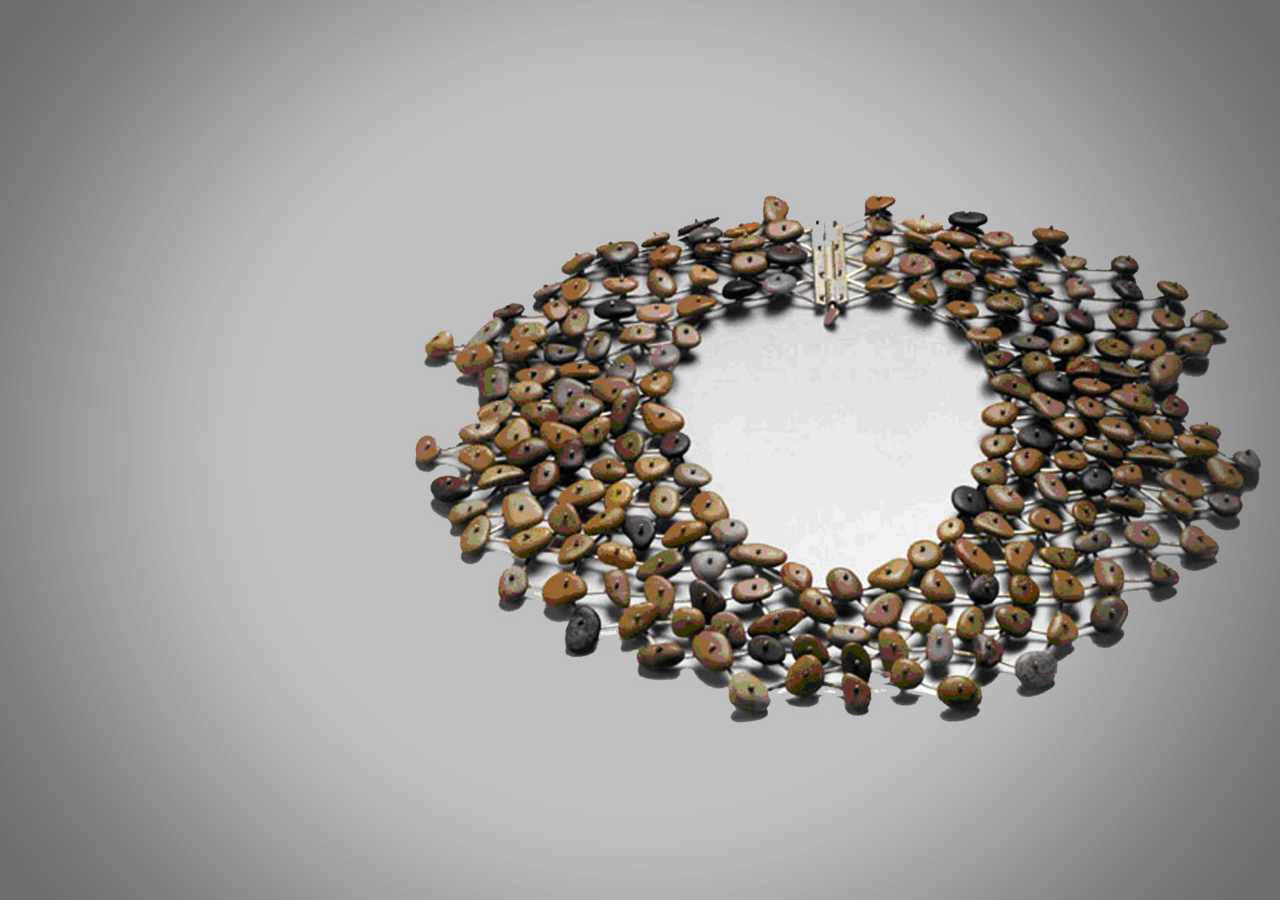
<file: www/index.html>
<!DOCTYPE html>
<!--[if lt IE 7]> <html lang="en" class="no-js ie6"> <![endif]-->
<!--[if IE 7]>    <html lang="en" class="no-js ie7"> <![endif]-->
<!--[if IE 8]>    <html lang="en" class="no-js ie8"> <![endif]-->
<!--[if gt IE 8]><!-->
<html class='no-js' lang='en'>
	<!--<![endif]-->
	<head>
		<meta charset='utf-8' />
		<meta content='IE=edge,chrome=1' http-equiv='X-UA-Compatible' />
		<title></title>
		<meta name="distribution" content="global" />
		<meta name="language" content="en" />
		<meta content='width=device-width, initial-scale=1.0' name='viewport' />
		<link rel="stylesheet" href="css/jquery.maximage.css?v=1.2" type="text/css" media="screen" charset="utf-8" />
		<link rel="stylesheet" href="css/screen.css?v=1.2" type="text/css" media="screen" charset="utf-8" />
		
		<!--[if lt IE 9]><script src="http://html5shim.googlecode.com/svn/trunk/html5.js"></script><![endif]-->
		
		<style type="text/css" media="screen">
			/* I wanted to center my loader */
			#cycle-loader {
				height:32px;
				left:50%;
				margin:-8px 0 0 -8px;
				position:absolute;
				top:50%;
				width:32px;
				z-index:999;
			}
			
			/*I want to avoid jumpiness as the JS loads, so I initially hide my cycle*/
			#maximage {
				display:none;/* Only use this if you fade it in again after the images load */
				position:fixed !important;
			}
			
			/*Set my gradient above all images*/
			#gradient {
				left:0;
				height:100%;
				position:absolute;
				top:0;
				width:100%;
				z-index:999;
			}
			
			/*Set my logo in bottom left*/
			#logo {
				bottom:30px;
				height:auto;
				left:30px;
				position:absolute;
				width:34%;
				z-index:1000;
			}
			#logo img {
				width:100%;
			}
			
			#arrow_left, #arrow_right {
				bottom:30px;
				height:67px;
				position:absolute;
				right:30px;
				width:36px;
				z-index:1000;
			}
			#arrow_left {
				right:86px;
			}
			
			#arrow_left:hover, #arrow_right:hover {
				bottom:29px;
			}
			#arrow_left:active, #arrow_right:active {
				bottom:28px;
			}
			
			a {color:#666;text-decoration:none;}
			a:hover {text-decoration:underline;}
			
			.in-slide-content { 
				color: rgba(0, 0, 0, 0.3);
				/*float:right;*/
				font-family:'Helvetica Neue', helvetica;
				font-size:50px;
				font-weight:bold;
				/*right:50%  All the way to the right */
				/*right: 450px;  All the way to the Left */
				  left: 50%;
  margin-left: -300px;
				padding:20px;
				position:absolute;
				top:300px; /* Adjust vertical postion */
				/*width:800px;  width of text box*/
				z-index:9999; /* Show above .gradient */
				/* text-shadow: 0 1px 0 #fff; Drop Shadow */
				-webkit-font-smoothing:antialiased;
			}
			
			.in-slide-content-left { 
				color: rgba(0, 0, 0, 0.3);
				float:right;
				font-family:'Helvetica Neue', helvetica;
				font-size:50px;
				font-weight:bold;
				/* right:-200px;  All the way to the right */
				right: 450px; /* All the way to the Left */
				margin:0px;
				padding:20px;
				position:absolute;
				top:100px; /* Adjust vertical postion */
				width:800px; /* width of text box*/
				z-index:9999; /* Show above .gradient */
				/* text-shadow: 0 1px 0 #fff; Drop Shadow */
				-webkit-font-smoothing:antialiased;
			}
			
			.in-slide-content-right { 
				color: rgba(0, 0, 0, 0.3);
				float:right;
				font-family:'Helvetica Neue', helvetica;
				font-size:50px;
				font-weight:bold;
				right:-200px; /* All the way to the right */
				/*right: 450px;  All the way to the Left */
				margin:0px;
				padding:20px;
				position:absolute;
				top:100px; /* Adjust vertical postion */
				width:800px; /* width of text box*/
				z-index:9999; /* Show above .gradient */
				/* text-shadow: 0 1px 0 #fff; Drop Shadow */
				-webkit-font-smoothing:antialiased;
			}
			.light-text {color:#ddd;text-shadow: 0 1px 0 #666;}
			.smaller-text {font-size:30px;}
			.youtube-video, video {
				left:0;
				position:absolute;
				top:0;
			}
		</style>
		
		<!--[if IE 6]>
			<style type="text/css" media="screen">
				/*I don't feel like messing with pngs for this browser... sorry*/
				#gradient {display:none;}
			</style>
		<![endif]-->
	</head>
	<body>
    <!-- Logo
		<a href="http://www.aaronvanderzwan.com/blog/2011/11/maximage-2-0-beta1-release/" id="logo"><img src="images/logo.png" alt="MaxImage: Uses jQuery Cycle Plugin to create background slideshows" /></a>
        -->
		<!-- Navigation 
        <a href="" id="arrow_left"><img src="images/arrow_left.png" alt="Slide Left" /></a>
		<a href="" id="arrow_right"><img src="images/arrow_right.png" alt="Slide Right" /></a>
		-->
        
        
		<img id="cycle-loader" src="images/ajax-loader.gif" />
		<div id="maximage">
			<div><a href="objects.html">
				<img src="images/images-for-slideshow1.jpg" alt="" />
				<img id="gradient" src="images/gradient.png" alt="" />
				<div class="in-slide-content-left" style="display:none; ">
					<p>Jewelry:<br>Perls to Platnum to Plastic</p>
					<p>More info >></p><p><img src="images/logo.png" style="top:400px;" id="logo"  /></p>
				</div></a>
			</div>
            
            <div><a href="objects.html">
    	        <img src="images/images-for-slideshow2.jpg" alt="" />
				<img id="gradient" src="images/gradient.png" alt="" />
            	<div class="in-slide-content-right" style="display:none;">
					<p>Second line of text<br>Perls to Platnum to Plastic</p>
					<p><a href="#" target="_blank" style="font-weight:bold">More info >></a></p>
				</div></a>
                </div>
            
			<!--<div class="video">
				<img src="images/pattern.jpg" alt="" />
				<div class="in-slide-content light-text smaller-text">
					<p>Maximage does not assume anything about your in-slide HTML.  So you can resize HTML5 videos to fill the screen (using the Maximage helper function) or you can place it on the page with a standard maximized background image. PLEASE NOTE: HTML5 flash fallback does not work for IE7 &amp; IE8 in slideshows at this time.  It has proven more difficult than was expected.</p>
					<p><a href="http://blog.aaronvanderzwan.com/2011/11/maximage-2-0-beta1-release/" target="_blank" style="font-weight:bold">More info >></a></p>
				</div>
                
				 "Video For Everybody" http://camendesign.com/code/video_for_everybody 
				<video controls muted="muted" poster="http://sandbox.thewikies.com/vfe-generator/images/big-buck-bunny_poster.jpg" width="640" height="360">
					<source src="video/kissing.mp4" type="video/mp4" />
					<source src="video/kissing.webm" type="video/webm" />
					<source src="video/kissing.ogv" type="video/ogg" />
					Your browser does not support HTML5 videos.
				</video>
			</div>-->
            
            
            <div><a href="objects.html">
            <img src="images/images-for-slideshow3.jpg" />
            <img id="gradient" src="images/gradient.png" alt="" />
            <div class="in-slide-content" style="display:none; top:300px;">
				<center><p>Jewelry:<br>Perls to Platnum to Plastic</p>
				<p><a href="#" target="_blank" style="font-weight:bold">More info >></a>
                    </p></center>
				</div></a>
            </div>
            
    <div><a href="objects.html">
            <img src="images/images-for-slideshow4.jpg" />
            <img id="gradient" src="images/gradient.png" alt="" />
      <div class="in-slide-content" style="display:none; top:50px;">
				<center><p>Jewelry:<br>Perls to Platnum to Plastic</p>
				<p><a href="#" target="_blank" style="font-weight:bold">More info >></a>
                  </p></center>
		</div></a>
        </div>
			
      <!--
            <div class="video">
				<img src="images/pattern.jpg" alt="" />
				<iframe width="100%" height="100%" src="http://www.youtube.com/embed/KVwSP51KVO8?wmode=opaque" frameborder="0" class="youtube-video" allowfullscreen></iframe>
			</div>
            -->
            
            <div><a href="objects.html">
            <img src="images/images-for-slideshow5.jpg" />
            <img id="gradient" src="images/gradient.png" alt="" />
      <div class="in-slide-content-right" style="display:none;top: 50px;">
				<p>Jewelry:<br>Perls to Platnum to Plastic</p>
				<p><a href="#" target="_blank" style="font-weight:bold">More info >></a>
                  </p>
		</div></a>
        </div>
        
        <div><a href="objects.html">
            <img src="images/images-for-slideshow6.jpg" />
            <img id="gradient" src="images/gradient.png" alt="" />
      <div class="in-slide-content-right" style="display:none;top: 200px;">
				<center><p>Jewelry:<br>Perls to Platnum to Plastic</p>
				<p><a href="#" target="_blank" style="font-weight:bold">More info >></a>
                  </p></center>
		</div></a>
        </div>
       
	  </div>
		
		<script src='js/jquery.js'></script>
		<script src="js/jquery.cycle.all.js" type="text/javascript" charset="utf-8"></script>
		<script src="js/jquery.maximage.js" type="text/javascript" charset="utf-8"></script>
		
		<script type="text/javascript" charset="utf-8">
			$(function(){
				$('#maximage').maximage({
					cycleOptions: {
						fx: 'fade',
						speed: 1000, // Has to match the speed for CSS transitions in jQuery.maximage.css (lines 30 - 33)
						timeout: 7000,
						prev: '#arrow_left',
						next: '#arrow_right',
						pause: 1,
						before: function(last,current){
							if(!$.browser.msie){
								// Start HTML5 video when you arrive
								if($(current).find('video').length > 0) $(current).find('video')[0].play();
							}
						},
						after: function(last,current){
							if(!$.browser.msie){
								// Pauses HTML5 video when you leave it
								if($(last).find('video').length > 0) $(last).find('video')[0].pause();
							}
						}
					},
					onFirstImageLoaded: function(){
						jQuery('#cycle-loader').hide();
						jQuery('#maximage').fadeIn('fast');
					}
				});
	
				// Helper function to Fill and Center the HTML5 Video
				jQuery('video,object').maximage('maxcover');
	
				// To show it is dynamic html text
				jQuery('.in-slide-content').delay(1200).fadeIn();
				jQuery('.in-slide-content-left').delay(1200).fadeIn();
				jQuery('.in-slide-content-right').delay(1200).fadeIn();
			});
		</script>
		
  </body>
</html>
</file>
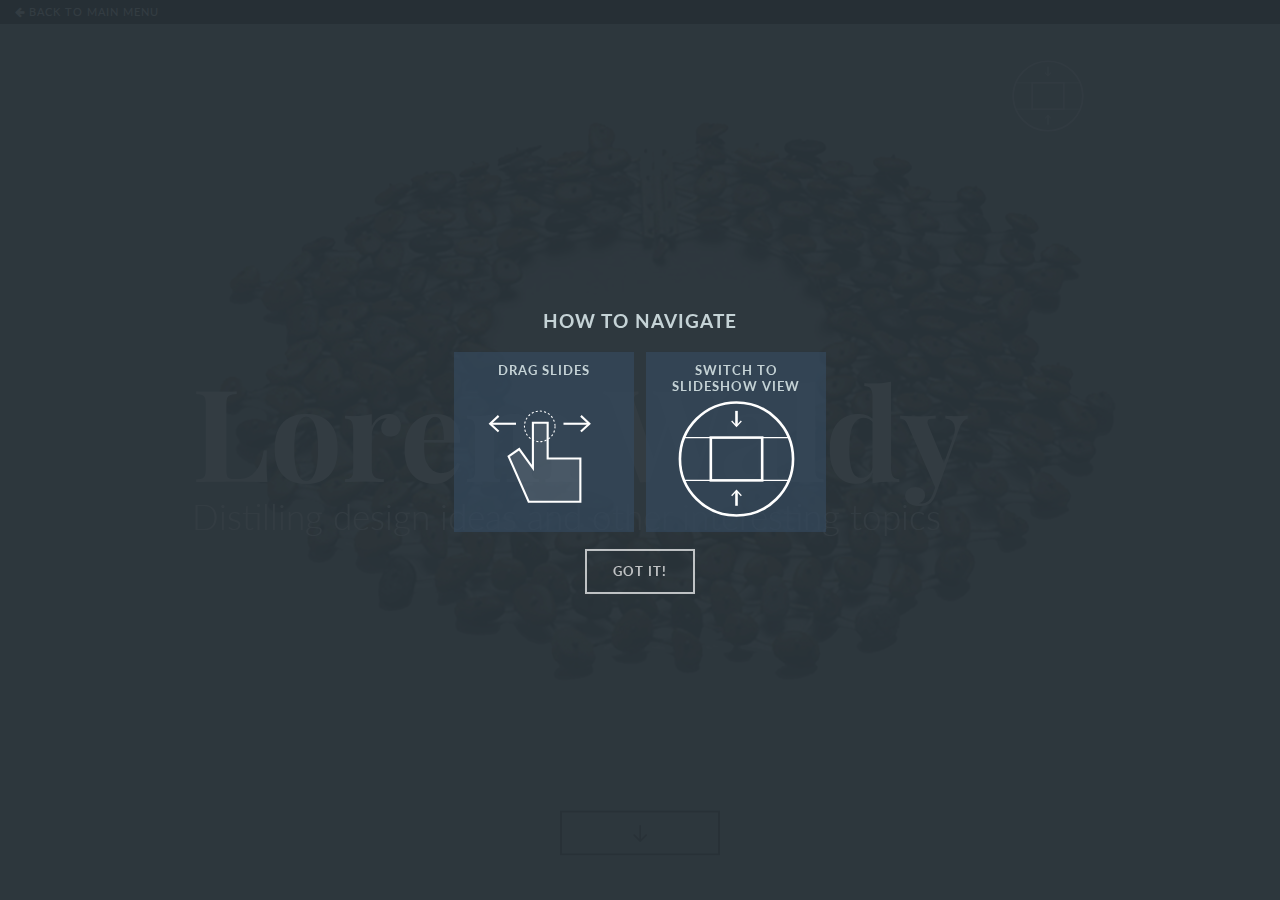
<file: www/objects.html>
<!DOCTYPE html>
<html lang="en" class="no-js">
	<head>
		<meta charset="UTF-8" />
		<meta http-equiv="X-UA-Compatible" content="IE=edge"> 
		<meta name="viewport" content="width=device-width, initial-scale=1"> 
		<title>Draggable Dual-View Slideshow</title>
		<meta name="description" content="Draggable Dual-View Slideshow: A Slideshow with two views and content area" />
		<meta name="keywords" content="draggable, slideshow, fullscreen, carousel, views, zoomed, 3d transform, perspective, dragdealer" />
		<meta name="author" content="Codrops" />
		<link rel="shortcut icon" href="../favicon.ico">
		<link href='http://fonts.googleapis.com/css?family=Playfair+Display:900,400|Lato:300,400,700' rel='stylesheet' type='text/css'>
		<link rel="stylesheet" type="text/css" href="css/normalize.css" />
		<link rel="stylesheet" type="text/css" href="css/demo.css" />
		<link rel="stylesheet" type="text/css" href="css/dragdealer.css" />
		<link rel="stylesheet" type="text/css" href="css/component.css" />
  		<script src="js/modernizr.custom.js"></script>
	</head>
	<body>
		<div class="container">
			<div class="BannerHeader-top clearfix">
				<a class="codrops-icon codrops-icon-prev" href="index.html"><span>Back To Main Menu</span></a>
				<span class="right">&nbsp;</span>
			</div>
			<header id="header" class="codrops-header">
				<!-- <h1>Draggable Dual-View Slideshow</h1> -->
				<span class="message">This mobile version does not have the slideshow switch</span>
				<button class="slider-switch">Switch view</button>
			</header>
			<div id="overlay" class="overlay">
				<div class="info">
					<h2>How to navigate</h2>
					<span class="info-drag">Drag Slides</span>
					<span class="info-switch">Switch to slideshow view</span>
					<button>Got it!</button>	
				</div>
			</div>
			<div id="slideshow" class="dragslider">
				<section class="img-dragger img-dragger-large dragdealer">
					<div class="handle">
						<div class="slide" data-content="content-1">
							<div class="img-wrap"><img src="img/1.jpg" alt="img1"/></div>
							<h2>Lorem Waldy<span>Distilling design ideas and other interesting topics</span></h2>
							<button class="content-switch">&nbsp;</button>
						</div>
						<div class="slide" data-content="content-2">
							<div class="img-wrap"><img src="img/2.jpg" alt="img2"/></div>
							<h2>Round Table <span>King Arthur's creative team techniques</span></h2>
							<button class="content-switch">Read more</button>
						</div>
						<div class="slide" data-content="content-3">
							<div class="img-wrap"><img src="img/3.jpg" alt="img3"/></div>
							<h2>Taking Sneezes <span>Nothing is out there&mdash;let's try again</span></h2>
							<button class="content-switch">Read more</button>
						</div>
						<div class="slide" data-content="content-4">
							<div class="img-wrap"><img src="img/4.jpg" alt="img4"/></div>
							<h2>Heavy Talks <span>Heated conversations in the back yard</span></h2>
							<button class="content-switch">Read more</button>
						</div>
						<div class="slide" data-content="content-5">
							<div class="img-wrap"><img src="img/5.jpg" alt="img5"/></div>
							<h2>Mountain Sun <span>Crazy nature and other weather ideas</span></h2>
							<button class="content-switch">Read more</button>
						</div>
						<div class="slide" data-content="content-6">
							<div class="img-wrap"><img src="img/6.jpg" alt="img6"/></div>
							<h2>Beloved Mother <span>Decomposing fruits and burning houses</span></h2>
							<button class="content-switch">Read more</button>
						</div>
						<div class="slide" data-content="content-7">
							<div class="img-wrap"><img src="img/7.jpg" alt="img7"/></div>
							<h2>Kale <i>&amp;</i> Karen <span>Only kale could make her happy</span></h2>
							<button class="content-switch">Read more</button>
						</div>
						<div class="slide" data-content="content-8">
							<div class="img-wrap"><img src="img/8.jpg" alt="img8"/></div>
							<h2>Happiness <span>On self-sufficient homes and pets</span></h2>
							<button class="content-switch">Read more</button>
						</div>
					</div>
				</section><!-- /img-dragger-->
				<!-- Content section -->
				<section class="pages">
					<div class="content" data-content="content-1">
						<h2>Lorem Waldy <span>Distilling design and other interesting methods</span></h2>
						<p>It was not child's play tackling those horses. Some of the kind-hearted station folk in the backblocks had sent down some wild warrigals of the West; bucking brumbies that beat the band; old outlaws off the grass that the station hands could never master. But Colonel Cox ("Fighting Charlie" we called him) had in his command some of the crack rough-riders of Australia. And it was a joy to see these men tackle the outlaws. There were Crouch of Wagga, McDonald of Barrington, Whiteley of Wellington, Bullock of Melbourne, Sievewright of Gunnedah, Kennedy of Gloucester, Rex Moffatt of Goulburn, Harry Heath of Moree, and a score of others. Nearly every man in the regiment could sit a buck, or puff nonchalantly at his pipe while his mount pigrooted merrily. So when the wild horses were led forth there were hundreds volunteering for the honour of riding the rebels. One after another the horses were saddled up, and while the regiment cheered itself hoarse, there was enacted again and again the old-time struggle for mastery. There were plunging and reefing and rooting and sidling and rearing and bucking, as the panting chargers swung this way and that in vain endeavour to dislodge the riders. But the bush boys stuck to the saddles as the Old Man of the Sea stuck to Sindbad the Sailor, and one after another the bucking brumbies were broken and led away.</p>
						<p>But even a plague of locusts does not last for ever—and Egypt does. Egypt the wonderful! Egypt the kaleidoscopic! No, gentle reader, do not waste your sympathies on us. It was tiresome work, marching, training—training for the front, which for months never seemed to get any nearer, and some of "the boys"—those of them who were "spoiling for a fight," as the saying is—used at times to kick over the traces and paint the town vermilion; but there are compensations in Egypt for all who would seek them. What did it matter that we had no hot cross buns for Easter, no hard-boiled eggs, no ling, no salmon? We had omelettes and quail on toast, and chicken and curry and strawberries (no cream) and oranges and custard and jelly and Turkish coffee and Nile fish and pancakes and fritters and iced butter and beautiful jam and marmalade—and cigars. So we managed to get "a snack," you see. And I know that I, for one, had no desire just then to swap places with any man in Australia.</p>
						<p>It was night when we got back to camp. Oh, those Egyptian nights! The winter cold has gone, and spring is in the air. The nights are fine and fair, clear and cloudless, with the moon pure silver. The reflections in the Nile are just wonderful. The huge date palms stand out sharply from a star-spangled sky that somehow has a tint of green in its blue. One thinks of the Arabian Nights. The very street scenes make one think of them. Motors glide up and down the streets with rich Syrians, Greeks, Egyptians, Italians, Frenchmen and Englishmen, going to the Continental, or to Shepheard's, or to private entertainments. It is a gorgeous splash of colour. They had no motor-cars that I remember in those old Arabian Nights, but the magic of the thing and the colour of it all were surely much the same. And the roads of Egypt—how beautiful they are!—clean and smooth as a billiard table. Are there any finer roads in the whole world than the Mena road and that to Heliopolis? Fifty miles an hour is easy. I sometimes shudder now when I recall the races that we used to have along those roads at night, crying "Egre! Egre!"—Faster! Faster!</p>
						<p class="related">
							You might also like <a href="http://tympanus.net/Development/ArticleIntroEffects/">Inspiration for Article Intro Effects</a>
						</p>
					</div>
					<div class="content" data-content="content-2">
						<h2>Round Table <span>King Arthur's creative team techniques</span></h2>
						<p>Passing by the rugged Socotra, we soon sighted the mountainous southern coast of Arabia, and by midday on January 20 we were focussing our binoculars on the picturesque gate of the Indian Ocean, Aden. Curious it is how Britain has secured all the great strategical points of the world—Gibraltar, Suez, Aden, Singapore, Thursday Island, the Cape of Good Hope, and the rest. And one has only to see Aden, with its rocky peaks piercing the skyline, to realize how strong it is, and how futile would be any effort to capture it. For all the defences of Aden seem to be hewn out of solid granite.</p>
						<p>No sooner had we got anchored in the harbour than the Suevic was surrounded by swarms of boats, in which were crowded Asiatics of all descriptions yelling like demons in wild anxiety to sell their wares. Then the colliers came alongside and proceeded to coal. Scores of thin, undersized, but wiry Arabs did the work, and as they loaded the bunkers they kept up a perpetual yelling and singing, and the weird cacophony lasted all through the night.</p>
						<p>Aden is a curious mixture of the Orient and the Occident. In the streets silent Arabs stalk along with camels, and Europeans buzz around in automobiles. One section of the port belongs to the Asiatics; the other is all Western. Arab dhows float across the harbour and steam tugs scurry hither and yon. One section of the town has thatched roofs; the other is all galvanized iron. And one of the natives sang us "Songs of Araby." They yelled harshly for baksheesh all the while. Clad in their own coloured loin cloths, or in discarded khaki tunics from the Force, they were a motley tatterdemalion crowd. Here East and West met—but did not mingle.</p>
						<p class="related">
							You might also like <a href="http://tympanus.net/Development/ArticleIntroEffects/">Inspiration for Article Intro Effects</a>
						</p>
					</div>
					<div class="content" data-content="content-3">
						<h2>Taking Sneezes <span>Nothing is out there&mdash;let's try again</span></h2>
						<p>I am living Egypt, living.... Your pyramids and your mosques and your old Nile can talk to me of things long past and gone, and I shall listen with interest to what they have to say, but I would rather be a living dog of an Egyptian than the dead lion of an Egyptian king—I would rather be a moving, talking native dressed in garish clothes than a Prince of the House of Rameses, sans eyes, sans ears, sans tongue, in the shrivelled brown form of a mummy.</p>
						<p>For there is something about these living ones that brings the dead to life. Sometimes when I look into their eyes I seem to see a strange, mysterious light in them—a light that never was on sea or land. It is then that I think of the things these people have seen in the forty centuries of which Napoleon spoke. I don't believe in magic, but I have seen strange things—things that make me remember that the magicians of Pharaoh were able to turn their rods into serpents!</p>
						<p>There came one day a very wise Egyptian—one whom I know as a Freemason—and he gave a valuable scarab, mounted in a gold ring, to Major Lynch. There was no doubt that the wise man valued it, and there is no doubt that he left an impression on Major Lynch. It is a talisman and a protection to the owner, but it has deadly powers. Nothing can harm the owner so long as he has it in his possession, and the owner can shrivel up an enemy by merely pointing at him and muttering incantations—just as the Northern Territory natives in Australia can will an enemy to die by pointing a bone at him. Major Lynch lost no time in putting the scarab to the test. There was a very troublesome native who used to bother him several times a day about things that don't matter, and the day after the wise Egyptian had made his presentation the major pointed at the native and muttered a powerful Australian incantation. Since then the native has not been seen.</p>
						<p class="related">
							You might also like <a href="http://tympanus.net/Development/ArticleIntroEffects/">Inspiration for Article Intro Effects</a>
						</p>
					</div>
					<div class="content" data-content="content-4">
						<h2>Heavy Talks <span>Heated conversations in the back yard</span></h2>
						<p>One could not help contrasting this large force from Australia and New Zealand—a force that was to be doubled and trebled ere long—with the little force of 500 men which William Bede Dalley, Australian Orator and Patriot, sent from New South Wales to the Sudan just thirty years before. It spoke not only of the wonderful growth in population of Britain's Dominions of the South, but it was a living proof that the years had only served to cement the bonds of love and loyalty that bind the grand old Mother land to her Oversea Dominions. The rising in India, the intention of the Australians to proclaim their independence the moment when Britain found herself in peril—where were they? Where now was the "disintegration" of the British Empire which the German Emperor and his War Lords had so confidently predicted?</p>
						<p>With Cairo and the Nile safe, General Wilson was able to deal effectively with the invaders. Towards the latter end of January, Northern Sinai was overrun with them. From a couple of captured Shawishes of the 75th Turkish Regiment I learned that the staff arrangements by the German officers were excellent. Everything had been foreseen and provided for—or nearly everything. Water was available at each stage of the journey across the desert. Many boats and pontoons were dragged by oxen and camels along the caravan route from Kosseima, El Arish, and Nekl. A few six-inch guns were also transported to the Canal. To supplement the Turkish force on its south-westerly march all the pilgrims and Bedouins met with were pressed into service and rifles were given to them.</p>
						<p>It was on the morning of January 28 that the initial conflict took place at Kantara. A reconnoitring party from Bir El Dueidar attacked the British outposts but was repulsed, our losses being only one officer and one soldier killed and five Gurkhas wounded. Further south, near Suez, a nocturnal demonstration by the Turks merely served to prove the alertness of the defenders, though unfortunately two of our air scouts met with disaster. Their aeroplane came down outside our lines, and on returning on foot they were both shot dead by our own Indian patrols. The pity of it.</p>
						<p class="related">
							You might also like <a href="http://tympanus.net/Development/ArticleIntroEffects/">Inspiration for Article Intro Effects</a>
						</p>
					</div>
					<div class="content" data-content="content-5">
						<h2>Mountain Sun <span>Crazy nature and other weather ideas</span></h2>
						<p>You had heard of the Plagues of Egypt; we have seen them, and are able to vouch for the authenticity of the Scriptures. Instead of hot cross buns, Easter brought us a plague of locusts. The entertainment started at about three o'clock in the afternoon and lasted till after sundown. Millions and billions and quadrillions of locusts danced and sang for us. The air was absolutely full of them, darkening the sun—big yellow and brown and black things, mostly about two inches long. They sounded like thousands of whirring wheels, and they dropped on the roofs with a noise like rain. Where they landed they left everything bare as a bone. All along the Nile the "gyppies" turned out and banged tin cans to drive them off. Here was an invasion, if you like! The telegraph wires were black with them—like long beads. Some of the beautiful Ma'adi gardens were quite spoilt. These locusts of Egypt have absolutely no love for the beautiful—in fact, the more beautiful a thing is the more delight do they take in devouring it.</p>
						<p>But even a plague of locusts does not last for ever—and Egypt does. Egypt the wonderful! Egypt the kaleidoscopic! No, gentle reader, do not waste your sympathies on us. It was tiresome work, marching, training—training for the front, which for months never seemed to get any nearer, and some of "the boys"—those of them who were "spoiling for a fight," as the saying is—used at times to kick over the traces and paint the town vermilion; but there are compensations in Egypt for all who would seek them. What did it matter that we had no hot cross buns for Easter, no hard-boiled eggs, no ling, no salmon? We had omelettes and quail on toast, and chicken and curry and strawberries (no cream) and oranges and custard and jelly and Turkish coffee and Nile fish and pancakes and fritters and iced butter and beautiful jam and marmalade—and cigars. So we managed to get "a snack," you see. And I know that I, for one, had no desire just then to swap places with any man in Australia.</p>
						<p>But even a plague of locusts does not last for ever—and Egypt does. Egypt the wonderful! Egypt the kaleidoscopic! No, gentle reader, do not waste your sympathies on us. It was tiresome work, marching, training—training for the front, which for months never seemed to get any nearer, and some of "the boys"—those of them who were "spoiling for a fight," as the saying is—used at times to kick over the traces and paint the town vermilion; but there are compensations in Egypt for all who would seek them. What did it matter that we had no hot cross buns for Easter, no hard-boiled eggs, no ling, no salmon? We had omelettes and quail on toast, and chicken and curry and strawberries (no cream) and oranges and custard and jelly and Turkish coffee and Nile fish and pancakes and fritters and iced butter and beautiful jam and marmalade—and cigars. So we managed to get "a snack," you see. And I know that I, for one, had no desire just then to swap places with any man in Australia.</p>
						<p>It was night when we got back to camp. Oh, those Egyptian nights! The winter cold has gone, and spring is in the air. The nights are fine and fair, clear and cloudless, with the moon pure silver. The reflections in the Nile are just wonderful. The huge date palms stand out sharply from a star-spangled sky that somehow has a tint of green in its blue. One thinks of the Arabian Nights. The very street scenes make one think of them. Motors glide up and down the streets with rich Syrians, Greeks, Egyptians, Italians, Frenchmen and Englishmen, going to the Continental, or to Shepheard's, or to private entertainments. It is a gorgeous splash of colour. They had no motor-cars that I remember in those old Arabian Nights, but the magic of the thing and the colour of it all were surely much the same. And the roads of Egypt—how beautiful they are!—clean and smooth as a billiard table. Are there any finer roads in the whole world than the Mena road and that to Heliopolis? Fifty miles an hour is easy. I sometimes shudder now when I recall the races that we used to have along those roads at night, crying "Egre! Egre!"—Faster! Faster!</p>
						<p class="related">
							You might also like <a href="http://tympanus.net/Development/ArticleIntroEffects/">Inspiration for Article Intro Effects</a>
						</p>
					</div>
					<div class="content" data-content="content-6">
						<h2>Beloved Mother <span>Decomposing fruits and burning houses</span></h2>
						<p>One night stands out—a gorgeous night—a carnival in honour and aid of brave little Serbia. Kipling says that "East is east and west is west, and never the twain shall meet"; but he surely has not seen a Venetian carnival in Cairo, with its intermingling of the progressive Occident and the picturesque Orient. One will always remember that. When the tourists from the West overrun the land of the Pharaohs, as they do once a year, a Venetian fête is held at Shepheard's—the social event of the season. Sightseers from England, idle rich from the Continent, plutocrats from America, tourists from the four quarters of the world, all meet and make merry here. This year of grace witnessed a somewhat different spectacle, it is true. It was a polyglot gathering of all nations, to be sure, but the tourist element was wanting. In the place of the tourists, however, was the "Army of Occupation." Hundreds of officers, British, French, Egyptian, Australian and New Zealand, in smart uniforms, gave striking colour to the scene, which was made additionally picturesque by the vari-coloured silks and satins, scarfs and veils of the ladies. The garden was a blaze of splendour. There were the flags of the nations, there were flowers and palms and purling fountains, mirth and music, lights and laughter, and over all—confetti. All night the air was thick with confetti, like snow falling off a rainbow. Revellers flew hither and thither, flinging it everywhere. Merry maidens threw handfuls of confetti and eyesful of bold glances at the sun-tanned colonials. There was no respite until the ground was ankle-deep with confetti.</p>
						<p>But even a plague of locusts does not last for ever—and Egypt does. Egypt the wonderful! Egypt the kaleidoscopic! No, gentle reader, do not waste your sympathies on us. It was tiresome work, marching, training—training for the front, which for months never seemed to get any nearer, and some of "the boys"—those of them who were "spoiling for a fight," as the saying is—used at times to kick over the traces and paint the town vermilion; but there are compensations in Egypt for all who would seek them. What did it matter that we had no hot cross buns for Easter, no hard-boiled eggs, no ling, no salmon? We had omelettes and quail on toast, and chicken and curry and strawberries (no cream) and oranges and custard and jelly and Turkish coffee and Nile fish and pancakes and fritters and iced butter and beautiful jam and marmalade—and cigars. So we managed to get "a snack," you see. And I know that I, for one, had no desire just then to swap places with any man in Australia.</p>
						<p>It was night when we got back to camp. Oh, those Egyptian nights! The winter cold has gone, and spring is in the air. The nights are fine and fair, clear and cloudless, with the moon pure silver. The reflections in the Nile are just wonderful. The huge date palms stand out sharply from a star-spangled sky that somehow has a tint of green in its blue. One thinks of the Arabian Nights. The very street scenes make one think of them. Motors glide up and down the streets with rich Syrians, Greeks, Egyptians, Italians, Frenchmen and Englishmen, going to the Continental, or to Shepheard's, or to private entertainments. It is a gorgeous splash of colour. They had no motor-cars that I remember in those old Arabian Nights, but the magic of the thing and the colour of it all were surely much the same. And the roads of Egypt—how beautiful they are!—clean and smooth as a billiard table. Are there any finer roads in the whole world than the Mena road and that to Heliopolis? Fifty miles an hour is easy. I sometimes shudder now when I recall the races that we used to have along those roads at night, crying "Egre! Egre!"—Faster! Faster!</p>
						<p class="related">
							You might also like <a href="http://tympanus.net/Development/ArticleIntroEffects/">Inspiration for Article Intro Effects</a>
						</p>
					</div>
					<div class="content" data-content="content-7">
						<h2>Kale <i>&amp;</i> Karen <span>Only kale could make her happy</span></h2>
						<p>But even a plague of locusts does not last for ever—and Egypt does. Egypt the wonderful! Egypt the kaleidoscopic! No, gentle reader, do not waste your sympathies on us. It was tiresome work, marching, training—training for the front, which for months never seemed to get any nearer, and some of "the boys"—those of them who were "spoiling for a fight," as the saying is—used at times to kick over the traces and paint the town vermilion; but there are compensations in Egypt for all who would seek them. What did it matter that we had no hot cross buns for Easter, no hard-boiled eggs, no ling, no salmon? We had omelettes and quail on toast, and chicken and curry and strawberries (no cream) and oranges and custard and jelly and Turkish coffee and Nile fish and pancakes and fritters and iced butter and beautiful jam and marmalade—and cigars. So we managed to get "a snack," you see. And I know that I, for one, had no desire just then to swap places with any man in Australia.</p>
						<p>It was night when we got back to camp. Oh, those Egyptian nights! The winter cold has gone, and spring is in the air. The nights are fine and fair, clear and cloudless, with the moon pure silver. The reflections in the Nile are just wonderful. The huge date palms stand out sharply from a star-spangled sky that somehow has a tint of green in its blue. One thinks of the Arabian Nights. The very street scenes make one think of them. Motors glide up and down the streets with rich Syrians, Greeks, Egyptians, Italians, Frenchmen and Englishmen, going to the Continental, or to Shepheard's, or to private entertainments. It is a gorgeous splash of colour. They had no motor-cars that I remember in those old Arabian Nights, but the magic of the thing and the colour of it all were surely much the same. And the roads of Egypt—how beautiful they are!—clean and smooth as a billiard table. Are there any finer roads in the whole world than the Mena road and that to Heliopolis? Fifty miles an hour is easy. I sometimes shudder now when I recall the races that we used to have along those roads at night, crying "Egre! Egre!"—Faster! Faster!</p>
						<p>One charge was led by a doctor; another by a priest. Several times they charged so fiercely that they looked like getting out of hand. Scorning cover, they also scorned rifle fire. They scaled the steel-lined heights like demons. It was the bayonet all the time. One huge farmer actually bayoneted a Turk through the chest and pitchforked him over his shoulder. The man who performed this feat was a huge Queenslander—Sergeant Burne, of the 9th Battalion, who was afterwards wounded and returned to his Australian home—a man whose modesty is as great as his size. We smiled at first when we heard the story, and people in England and Australia read of it with amazement. But Sergeant Burne, standing over six feet high, and massively proportioned, looks quite capable of the feat. He himself tells the story in these words: "It is not a case for me to take any credit at all," he said. "I was in the platoon that landed first on the right. Our lieutenant was the first man to get ashore—and as game a man as ever faced fire. I followed him. I was ordered to take in hand a line of Turkish sharpshooters who were causing a lot of trouble. There was also a machine-gun on the hill. Somebody had to stop it. Myself and two lads went up, and we stopped it. That's all. There were ten Turks there. We got the Turks and we got the machine-gun, but I lost my two lads. They were only boys, but let me tell you the Australians are the best fighters in the world. One of the lads 'fixed' the German officer who was working the machine-gun. The Turks were higher up than we were, and I suppose that is how I was able to throw one of them over my shoulder. It's an old trick that is taught in the Guards."</p>
						<p class="related">
							You might also like <a href="http://tympanus.net/Development/ArticleIntroEffects/">Inspiration for Article Intro Effects</a>
						</p>
					</div>
					<div class="content" data-content="content-8">
						<h2>Happiness <span>On self-sufficient homes and pets</span></h2>
						<p>The casualties among the officers were tremendous—brave men who led Australia's soldiers in that awful charge! And among the bravest of them were the young officers from the Duntroon Military College that stands amid delightful country surroundings near the capital of Federated Australia that is now in the making in the Mother State of New South Wales. These young fellows fought in a way that showed their native courage and the excellence of their training. Only the year before, when Sir Ian Hamilton, as Inspector-General of the Oversea Forces, visited Australia and inspected these lads who were training for the army at Duntroon, as the representative of the Sydney Morning Herald I remember seeing them laugh and cheer when Sir Ian Hamilton, on leaving Duntroon, jokingly wished them "plenty of wars and rapid promotion." And it seems only a few days since we were dancing and flirting in a Cairo ballroom. Now many of them lie sorely wounded at the base hospital, and several will never again hear the réveillé. But the College will not forget its firstfruits offered up so gladly for empire. Officers and men, it was all the same—they went to their death with a cheer for King and Country. I heard an Imperial officer, newly returned from Flanders, say that the 3rd Australian Infantry Brigade was the finest brigade of infantry in the whole of the allied armies. In physique they were far superior to any of the British, French, or Belgian troops. Whether this be true or not, there is no doubt that the sturdy Thirds under Colonel Maclagan fought like Trojans on the Gallipoli Peninsula, and covered themselves with glory. Incidentally, I might mention, some of them never fired a shot during the fierce fighting of April 25. They simply trusted to the cold steel, and flung themselves at the Turkish trenches. The 1st Brigade (Colonel MacLaurin), the 2nd (Colonel McCay), and the rest of the Australians and New Zealanders fought with equal valour, but the brunt of the attack was borne by the Thirds. So many hundred gallant lives was a heavy price to pay for a footing in Gallipoli, but those impetuous charges, absolutely irresistible in their fury, would, we knew, bear rich fruit, for the Turks could never again withstand a bayonet charge by the Australians.</p>
						<p>To have gone through all they had gone through, and then to treat it all so lightly, seemed an extraordinary thing. All the doctors and nurses commented on the amazing fortitude and cheerfulness of the Australian wounded. I used to think the desire to be in the thick of things, that I had so often heard expressed, was make-believe, but I know better now. I used to say myself that I "wanted to be there" (and sotto voce I used to add "I don't think"); and now, in my heart-searchings, I began to wonder if I didn't really mean it, after all. I used to strike an attitude and quote, "One crowded hour of glorious life is worth an age without a name," whilst all the time I felt in my heart that I would prefer a crowded age of glorious life to an hour of fame. Now I began to wonder whether in my heart's core, in my very heart of hearts, I did not agree with the poet. The proper study of mankind is Oneself. And what was I doing there, anyway?</p>
						<p>And now, a hundred years after, we see French and British warships again off Alexandria. But this time the Union Jack and the Tricolour are intertwined, and in the streets of Alexandria French and British soldiers and sailors walk arm in arm, while the ancient city is gay with flags and bunting. For big things are brewing in the Levant. Before the eyes of the citizens during the past week was a unique international naval and military pageant—Zouaves, with their blue jackets and red trousers, French infantry in their blue-grey uniform, cavalry with gay tunics, British Jack Tars in blue and white, Australians in sombre khaki, swarthy-skinned Maoris from the Wonderland of the Southern Seas, and dusky warriors from the Punjab. British troops—and especially those young giants from Australia—had the better of the Frenchman in the matter of physique; but there was clear evidence of "grit" in the intelligent, humorous faces of the French, which helped one to understand why, for instance, they are said to be the finest marchers in Europe, and why the Germans never got to Paris!</p>
						<p class="related">
							You might also like <a href="http://tympanus.net/Development/ArticleIntroEffects/">Inspiration for Article Intro Effects</a>
						</p>
					</div>
				</section>
			</div>
		</div><!-- /container --> 
		<script src="js/dragdealer.js"></script>
		<script src="js/classie.js"></script>
		<script src="js/dragslideshow.js"></script>
		<script>
			(function() {

				var overlay = document.getElementById( 'overlay' ),
					overlayClose = overlay.querySelector( 'button' ),
					header = document.getElementById( 'header' )
					switchBtnn = header.querySelector( 'button.slider-switch' ),
					toggleBtnn = function() {
						if( slideshow.isFullscreen ) {
							classie.add( switchBtnn, 'view-maxi' );
						}
						else {
							classie.remove( switchBtnn, 'view-maxi' );
						}
					},
					toggleCtrls = function() {
						if( !slideshow.isContent ) {
							classie.add( header, 'hide' );
						}
					},
					toggleCompleteCtrls = function() {
						if( !slideshow.isContent ) {
							classie.remove( header, 'hide' );
						}
					},
					slideshow = new DragSlideshow( document.getElementById( 'slideshow' ), { 
						// toggle between fullscreen and minimized slideshow
						onToggle : toggleBtnn,
						// toggle the main image and the content view
						onToggleContent : toggleCtrls,
						// toggle the main image and the content view (triggered after the animation ends)
						onToggleContentComplete : toggleCompleteCtrls
					}),
					toggleSlideshow = function() {
						slideshow.toggle();
						toggleBtnn();
					},
					closeOverlay = function() {
						classie.add( overlay, 'hide' );
					};

				// toggle between fullscreen and small slideshow
				switchBtnn.addEventListener( 'click', toggleSlideshow );
				// close overlay
				overlayClose.addEventListener( 'click', closeOverlay );

			}());
		</script>
	</body>
</html>
</file>
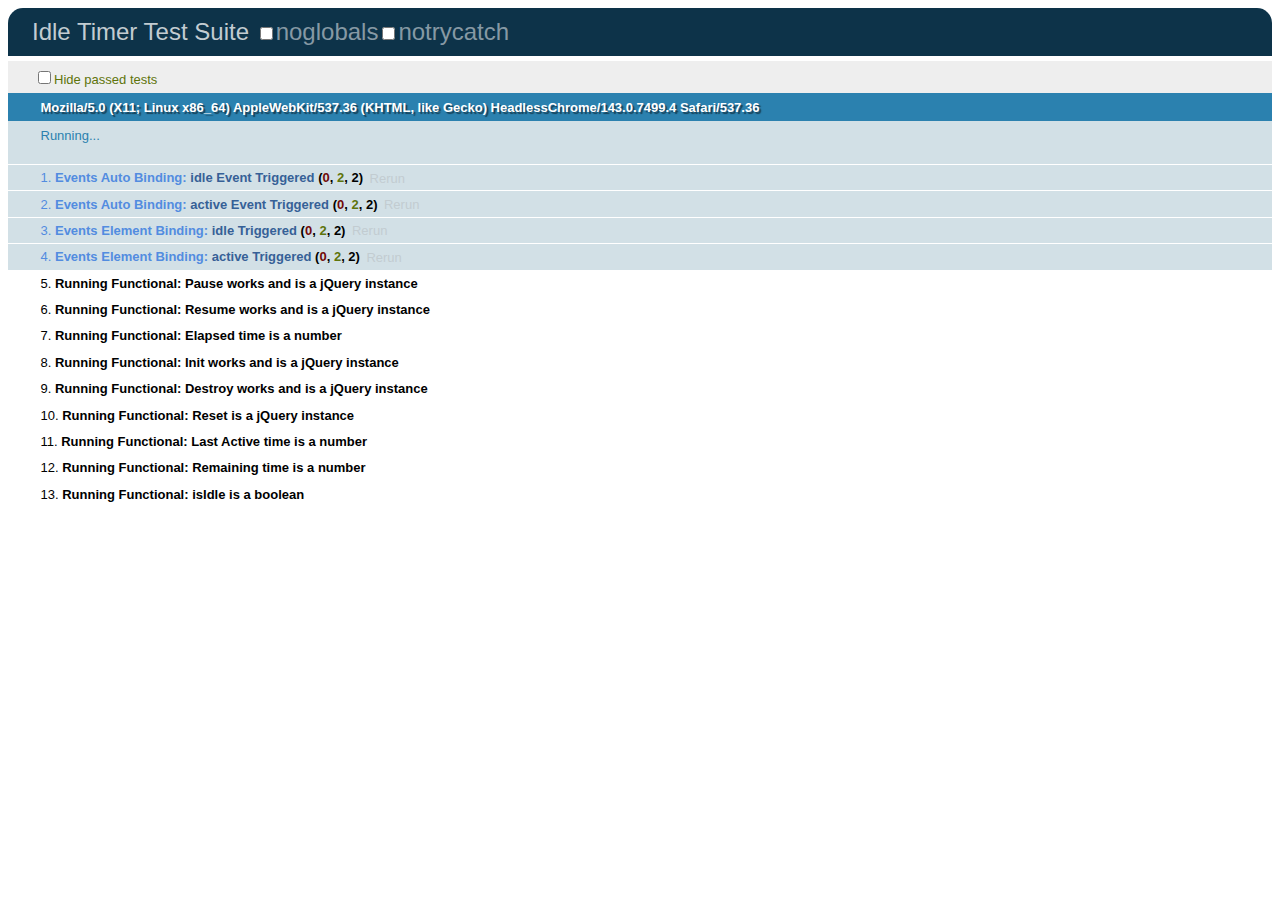
<file: www/jquery-idletimer-master/test/idle-timer.html>
<!DOCTYPE html>
<html>
<head>
  <meta charset="utf-8">
  <title>Idle Timer Test Suite</title>
  <!-- Load local jQuery. This can be overridden with a ?jquery=___ param. -->
  <script src="../libs/jquery-loader.js"></script>
  <!-- Load local QUnit. -->
  <link rel="stylesheet" href="../libs/qunit/qunit.css" media="screen">
  <script src="../libs/qunit/qunit.js"></script>
  <!-- Load local lib and tests. -->
  <script src="../src/idle-timer.js"></script>
  <script src="idle-timer_test.js"></script>
  <!-- Removing access to jQuery and $. But it'll still be available as _$, if
       you REALLY want to mess around with jQuery in the console. REMEMBER WE
       ARE TESTING A PLUGIN HERE, THIS HELPS ENSURE BEST PRACTICES. REALLY. -->
  <script>window._$ = jQuery.noConflict(true);</script>
</head>
<body>
  <h1 id="qunit-header">Idle Timer Test Suite</h1>
  <h2 id="qunit-banner"></h2>
  <div id="qunit-testrunner-toolbar"></div>
  <h2 id="qunit-userAgent"></h2>
  <ol id="qunit-tests"></ol>
  <div id="qunit-fixture">
    <span>lame test markup</span>
    <span>normal test markup</span>
    <span>awesome test markup</span>
  </div>
</body>
</html>
</file>
<file: www/css/demo.css>
@font-face {
	font-weight: normal;
	font-style: normal;
	font-family: 'codropsicons';
	src:url('../fonts/codropsicons/codropsicons.eot');
	src:url('../fonts/codropsicons/codropsicons.eot?#iefix') format('embedded-opentype'),
		url('../fonts/codropsicons/codropsicons.woff') format('woff'),
		url('../fonts/codropsicons/codropsicons.ttf') format('truetype'),
		url('../fonts/codropsicons/codropsicons.svg#codropsicons') format('svg');
}

*, *:after, *:before { border-box; box-sizing: border-box; }
.clearfix:before, .clearfix:after { content: ''; display: table; }
.clearfix:after { clear: both; }

body {
	background: #2c3135;
	color: #c5d3d6;
	font-weight: 400;
	font-size: 1em;
	font-family: 'Lato', Arial, sans-serif;
}

a {
	color: #fff;
	text-decoration: none;
	outline: none;
}

a:hover, a:focus {
	color: #c5d3d6;
}

.js .codrops-header,
.js .codrops-top {
	position: fixed;
	z-index: 1000;
}
.js .BannerHeader-top {
	background-color:#000;
	position: fixed;
	z-index: 1000;
}

/* Header */
.codrops-header {
	margin: 0 auto;
	width: 70%;
	left: 15%;
	top: 3.5em;
	pointer-events: none;
	-webkit-transition: opacity 0.3s;
	transition: opacity 0.3s;
}

.message {
	display: none;
	clear: both;
	color: #f39c12;
}

.codrops-header h1 {
	margin: 0;
	font-weight: 700;
	font-size: 1em;
	line-height: 1.3;
	padding: 1.5em 0 0.25em;
	text-transform: uppercase;
	letter-spacing: 1px;
	float: left;
}

.overlay {
	position: fixed;
	width: 100%;
	height: 100%;
	background-color: rgba(40,49,56,0.95);
	z-index: 10000;
}

.no-js .overlay, 
.overlay.hide {
	-webkit-transition: opacity 0.3s, visibility 0.3s;
	transition: opacity 0.3s, visibility 0.3s;
	visibility: hidden;
}

.info {
	text-align: center;
	position: absolute;
	top: 50%;
	left: 0;
	-webkit-transform: translateY(-50%);
	transform: translateY(-50%);
	text-transform: uppercase;
	font-weight: 700;
	letter-spacing: 1px;
	font-size: 80%;
	width: 100%;
}

.info span {
	display: inline-block;
	width: 180px;
	height: 180px;
	padding: 10px;
	margin: 4px;
	text-align: center;
	vertical-align: top;
	background-size: 75%;
	background-color: rgba(52,73,94,0.7);
	background-repeat: no-repeat;
	background-position: 50% 85%;
}

.info span.info-drag {
	background-image: url(../img/drag.svg);
}

.info span.info-keys {
	background-image: url(../img/keys.svg);
}

.info span.info-switch {
	background-image: url(../img/switchmin.svg);
	background-size: 65%;
}

.info button {
	border: 2px solid #fff;
	background: transparent;
	color: #fff;
	font-weight: bold;
	padding: 1em 2em;
	letter-spacing: 1px;
	text-transform: uppercase;
	display: block;
	margin: 1em auto;
	opacity: 0.7;
	outline: none;
}

.info button:hover {
	opacity: 1;
}

/* To Navigation Style */
.codrops-top {
	width: 100%;
	text-transform: uppercase;
	font-weight: 400;
	font-size: 0.69em;
	line-height: 2.2;
	top: 0;
	left: 0;
}

.BannerHeader-top {
	width: 100%;
	text-transform: uppercase;
	font-weight: 400;
	font-size: 0.69em;
	line-height: 2.2;
	top: 0;
	left: 0;
}


.codrops-top a {
	display: inline-block;
	padding: 0 1em;
	text-decoration: none;
	letter-spacing: 1px;
}
.BannerHeader-top a {
	display: inline-block;
	padding: 0 1em;
	text-decoration: none;
	letter-spacing: 1px;
}

.codrops-top span.right {
	float: right;
}
.BannerHeader-top span.right {
	float: right;
}

.codrops-top span.right a {
	display: block;
	float: left;
}

.BannerHeader-top span.right a {
	display: block;
	float: left;
}

.codrops-icon:before {
	margin: 0 4px;
	text-transform: none;
	font-weight: normal;
	font-style: normal;
	font-variant: normal;
	font-family: 'codropsicons';
	line-height: 1;
	speak: none;
	-webkit-font-smoothing: antialiased;
}

.codrops-icon-drop:before {
	content: "\e001";
}

.codrops-icon-prev:before {
	content: "\e004";
}

@media screen and (max-width: 650px) {
	.message {
		display: block;
	}
	.info span.info-keys,
	.info span.info-switch {
		display: none;
	}
}

@media screen and (max-width: 30em) {
	.info span {
		width: 100px;
		height: 100px;
		font-size: 0.5em;
	}
}

@media screen and (max-width: 25em) {
	.codrops-icon span {
		display: none;
	}
}
</file>
<file: www/css/dragdealer.css>
/**
 * Dragdealer.js 0.9.7
 * http://github.com/skidding/dragdealer
 *
 * (c) 2010+ Ovidiu Cherecheș
 * http://skidding.mit-license.org
 */

.dragdealer {
  position: relative;
  height: 30px;
}
.dragdealer .handle {
  position: absolute;
  top: 0;
  left: 0;
}
.dragdealer .red-bar {
  width: 100px;
  height: 30px;
  background: #CC0000;
  color: #FFF;
  font-size: 14px;
  line-height: 30px;
  text-align: center;
}
.dragdealer .disabled {
  background: #898989;
}
</file>
<file: www/css/component.css>
@font-face {
	font-family: 'feathericons';
	src:url('../fonts/feathericons/feathericons.eot?2h4ajg');
	src:url('../fonts/feathericons/feathericons.eot?#iefix2h4ajg') format('embedded-opentype'),
		url('../fonts/feathericons/feathericons.woff?2h4ajg') format('woff'),
		url('../fonts/feathericons/feathericons.ttf?2h4ajg') format('truetype'),
		url('../fonts/feathericons/feathericons.svg?2h4ajg#feathericons') format('svg');
	font-weight: normal;
	font-style: normal;
}

html, 
body,
.js .container,
.js .dragslider,
.js .img-dragger .handle {
	height: 100%;
}

html.js,
.js body {
	overflow: hidden;
	position: relative;
}

.js .dragslider {
	position: absolute;
	top: 0;
	left: 0;
	width: 100%;
	height: 100%;
	-webkit-transition: -webkit-transform 0.6s cubic-bezier(.7,0,.3,1);
	transition: transform 0.6s cubic-bezier(.7,0,.3,1);
}

.dragslider.show-content {
	-webkit-transform: translate3d(0,-100%,0);
	transform: translate3d(0,-100%,0);
}

.dragslider h2 {
	font-family: 'Playfair Display', serif;
	font-size: 8em;
	font-weight: 700;
	margin: 0 auto;
	line-height: 1;
	position: relative;
}

.no-js .dragslider h2 {
	padding: 15px;
}

.dragslider h2 span {
	display: block;
	font-size: 27%;
	font-family: 'Lato', sans-serif;
	font-weight: 300;
	padding-top: 0.2em;
}

/* Switch button */
button.slider-switch {
	font-size: 0;
	width: 80px;
	height: 80px;
	padding: 0;
	color: transparent;
	position: relative;
	border: none;
	background: url(../img/switchmin.svg) no-repeat center center;
	background-size: 90%;
	float: right;
	outline: none;
	overflow: hidden;
	opacity: 0.7;
	-webkit-transition: opacity 0.3s;
	transition: opacity 0.3s;
	pointer-events: auto;
}

.no-js button.slider-switch {
	display: none;
}

button.slider-switch.view-maxi {
	background-image: url(../img/switchmax.svg)
}

button.slider-switch:hover {
	opacity: 1;
}

/* Dragger */
.img-dragger {
	position: relative;
	z-index: 100;
}

.js .img-dragger {
	position: absolute;
	width: 100%;
	height: 100%;
	top: 50%;
	left: 50%;
	-webkit-transform: translate3d(-50%,-50%,0);
	transform: translate3d(-50%,-50%,0);
	-webkit-transform-origin: 0 0;
	transform-origin: 0 0;
}

.js .img-dragger-large {
	width: 100%;
	height: 100%;
}

.js .img-dragger .handle {
	-webkit-transform-style: preserve-3d;
	transform-style: preserve-3d;
	white-space: nowrap;
	font-size: 0;
}

.no-js .img-dragger,
.no-js .img-dragger .handle {
	height: auto;
	position: relative;
	text-align: center;
	font-size: 0;
	clear: both;
	white-space: nowrap;
	overflow: auto;
}

.no-js .img-dragger .handle {
	padding: 40px 0 0;
}

.img-dragger .slide {
	display: inline-block;
	position: relative;
	height: 100%;
	background: #567076;
	font-size: 16px;
	white-space: normal;
	cursor: -webkit-grab; 
	cursor: -moz-grab;
	-webkit-touch-callout: none;
	-webkit-user-select: none;
	-khtml-user-select: none;
	-moz-user-select: none;
	-ms-user-select: none;
	user-select: none;
	vertical-align: top;
}

.no-js .img-dragger .slide {
	width: 300px;
	font-size: 7px;
	min-height: 200px;
}

.img-dragger .slide:active {
	cursor: -webkit-grabbing; 
	cursor: -moz-grabbing;
}

.img-wrap {
	position: absolute;
	width: 100%;
	height: 100%;
	overflow: hidden;
}

.img-wrap img {
	position: absolute;
	display: block;
	height: calc(100% + 0.2px);
	opacity: 0.5;
}

@media screen and (min-aspect-ratio: 1280/850) {
    .img-dragger .img-wrap  img {
        width: calc(100% + 0.2px);
        height: auto;
    }
}

.js .slide h2 {
	color: #fff;
	position: absolute;
	-webkit-transition: opacity 0.3s;
	transition: opacity 0.3s;
}

.js .img-dragger-large .slide h2 {
	width: 70%;
	left: 15%;
	top: 50%;
	-webkit-transform: translate3d(0,-50%,0);
	transform: translate3d(0,-50%,0);
}

.img-dragger-small .slide h2 {
	font-size: 2.5em;
	padding-top: 1em;
	top: 100%;
	width: 100%;
	text-align: center;
	color: #34495e;
	-webkit-animation: slideUpFade 0.4s 0.1s;
}

@-webkit-keyframes slideUpFade {
	from {
		opacity: 0;
		-webkit-transform: translate3d(0,20px,0);
	}
	to {
		opacity: 1;
		-webkit-transform: translate3d(0,0,0);
	}
}

.img-dragger-small .slide h2 span {
	font-size: 0.35em;
}

.img-dragger-small .slide.current h2 {
	color: #fff;
	-webkit-animation-delay: 0s;
	animation-delay: 0s;
	-webkit-transition: color 0.3s, opacity 0.3s;
	transition: color 0.3s, opacity 0.3s;
}

.slide h2 i {
	font-style: normal;
	font-weight: 400;
}

button.content-switch {
	border: 2px solid #000;
	width: 160px;
	text-indent: 200%;
	overflow: hidden;
	white-space: nowrap;
	background: transparent;
	color: #000;
	font-family: 'Lato', sans-serif;
	position: absolute;
	cursor: pointer;
	top: 100%;
	left: 50%;
	-webkit-transform: translate3d(-50%,-200%,0);
	transform: translate3d(-50%,-200%,0);
	padding: 1em 2em;
	font-size: 0.85em;
	line-height: 1;
	text-transform: uppercase;
	letter-spacing: 1px;
	font-weight: 400;
	outline: none;
	z-index: 1000;
	opacity: 0.7;
	-webkit-transition: -webkit-transform 0.6s cubic-bezier(.7,0,.3,1), opacity 0.3s, color 0.3s, border-color 0.3s;
	transition: transform 0.6s cubic-bezier(.7,0,.3,1), opacity 0.3s, color 0.3s, border-color 0.3s;
}

.no-js button.content-switch {
	display: none;
}

button.content-switch:hover {
	opacity: 1;
}

button.content-switch::before {
	content: '\e097';
	font-family: 'feathericons';
	speak: none;
	position: absolute;
	width: 100%;
	height: 100%;
	left: 0;
	text-indent: 0;
	font-size: 1.5em;
	line-height: 0.75;
	-webkit-font-smoothing: antialiased;
	-moz-osx-font-smoothing: grayscale;
}

.show-content .current button.content-switch {
	border-color: #000;/*#c5d3d6;*/
	color: #000;/* #c5d3d6;*/
	-webkit-transform: translate3d(-50%,100%,0);
	transform: translate3d(-50%,100%,0);
	left:90px;
	width: 60px;
}




.show-content .current button.content-switch::before {
	content: '\e096';
}

/* Content */
.js .pages {
	position: absolute;
	top: 100%;
	height: 0;
	width: 100%;
	overflow-y: scroll;
	-webkit-overflow-scrolling: touch;
	-webkit-transition: height 0s 0.6s;
	transition: height 0s 0.6s;
}

.js .show-content .pages {
	-webkit-transition: none;
	transition: none;
	height: 100%;
}

.pages .content {
	background: #dfe3e3;
	text-align: center;
	color: #545b61;
	font-size: 1.5em;
}

.js .pages .content {
	position: absolute;
	top: 0;
	left: 0;
	height: 0;
	width: 100%;
	overflow: hidden;
	-webkit-transition: height 0s 0.6s;
	transition: height 0s 0.6s;
}

.pages .content.show {
	height: auto;
	-webkit-transition: none;
	transition: none;
}

.pages .content h2 {
	font-size: 5em;
	max-width: 70%;
	color: #34495e;
	padding: 2.25em 10px 1em;
}

.no-js .pages .content h2 {
	padding-top: 1em;
}

.pages .content h2 span {
	color: #95a5a6;
}

.pages .content p {
	max-width: 1100px;
	margin: 0 auto;
	padding: 0.5em 2em;
	line-height: 1.5;
	text-align: left;
	font-family: 'Book Antiqua', Palatino, 'Palatino Linotype', 'Palatino LT STD', Georgia, serif;
}

.pages .content p:last-child {
	padding: 5em 1em 8em;
	text-align: center;
	font-weight: bold;
}

.js .pages .content h2,
.js .pages .content p {
	-webkit-transform: translate3d(0,200px,0);
	transform: translate3d(0,200px,0);
	-webkit-transition-property: opacity;
	transition-property: opacity;
	-webkit-transition-duration: 0.3s;
	transition-duration: 0.3s;
	-webkit-transition-timing-function: cubic-bezier(.7,0,.3,1);
	transition-timing-function: cubic-bezier(.7,0,.3,1);
}

.pages .content.show h2,
.pages .content.show p {
	-webkit-transition-duration: 1s;
	transition-duration: 1s;
	-webkit-transition-property: -webkit-transform, opacity;
	transition-property: transform, opacity;
	-webkit-transform: translate3d(0,0,0);
	transform: translate3d(0,0,0);
}

.pages .content.show p {
	-webkit-transition-delay: 0.1s;
	transition-delay: 0.1s;
}

.pages .content a {
	color: #3c89d5;
	display: block;
}

.pages .content a:hover {
	color: #545b61;
}

/* Switch */
.switch-min .img-dragger-large .slide > *:not(.img-wrap),
.switch-max .img-dragger-small .slide > *:not(.img-wrap)  { /* fade out everything except image */
	opacity: 0;
	-webkit-transition: none;
	transition: none;
}

.switch-min .img-dragger-large,
.switch-max .img-dragger-small {
	-webkit-transition: -webkit-transform 0.6s cubic-bezier(.7,0,.3,1);
	transition: transform 0.6s cubic-bezier(.7,0,.3,1);
}

.img-dragger-small button.content-switch {
	opacity: 0;
	pointer-events: none;
}

/* Helper classes */
.no-transition {
	-webkit-transition: none !important;
	transition: none !important;
}

.hide {
	opacity: 0 !important;
	pointer-events: none !important;
}

@media screen and (max-width: 63.125em) {
	.dragslider h2 {
		font-size: 2.8em;
	}
	.pages .content {
		font-size: 100%;
	}
	.pages .content h2 {
		font-size: 3em;
	}
}

@media screen and (max-width: 650px) {
	button.slider-switch {
		display: none;
	}
}
</file>
<file: www/css/screen.css>
/* line 4, ../../../../../../Applications/compass.app/Contents/Resources/ruby/compass_0.11/compass-0.11.5/frameworks/blueprint/stylesheets/blueprint/reset/_utilities.scss */
html {
  margin: 0;
  padding: 0;
  border: 0;
}

/* line 18, ../../../../../../Applications/compass.app/Contents/Resources/ruby/compass_0.11/compass-0.11.5/frameworks/blueprint/stylesheets/blueprint/reset/_utilities.scss */
.bp-reset-element, body, h1, h2, h3, h4, h5, h6, article, aside, details, figcaption, figure, footer, header, hgroup, menu, nav, section, summary, blockquote, q, th, td, caption, table,
div, span, object, iframe, p,
pre, a, abbr, acronym, address,
code, del, dfn, em, img,
dl, dt, dd, ol, ul, li, fieldset,
form, label, legend,
caption, tbody, tfoot, thead, tr {
  margin: 0;
  padding: 0;
  border: 0;
  font-weight: inherit;
  font-style: inherit;
  font-size: 100%;
  font-family: inherit;
  vertical-align: baseline;
}

/* line 20, ../../../../../../Applications/compass.app/Contents/Resources/ruby/compass_0.11/compass-0.11.5/frameworks/blueprint/stylesheets/blueprint/reset/_utilities.scss */
article, aside, details, figcaption, figure, footer, header, hgroup, menu, nav, section, summary {
  display: block;
}

/* line 21, ../../../../../../Applications/compass.app/Contents/Resources/ruby/compass_0.11/compass-0.11.5/frameworks/blueprint/stylesheets/blueprint/reset/_utilities.scss */
blockquote, q {
  quotes: "" "";
}
/* line 67, ../../../../../../Applications/compass.app/Contents/Resources/ruby/compass_0.11/compass-0.11.5/frameworks/blueprint/stylesheets/blueprint/reset/_utilities.scss */
blockquote:before, blockquote:after, q:before, q:after {
  content: "";
}

/* line 22, ../../../../../../Applications/compass.app/Contents/Resources/ruby/compass_0.11/compass-0.11.5/frameworks/blueprint/stylesheets/blueprint/reset/_utilities.scss */
th, td, caption {
  float: none !important;
  text-align: left;
  font-weight: normal;
  vertical-align: middle;
}

/* line 23, ../../../../../../Applications/compass.app/Contents/Resources/ruby/compass_0.11/compass-0.11.5/frameworks/blueprint/stylesheets/blueprint/reset/_utilities.scss */
table {
  border-collapse: separate;
  border-spacing: 0;
  vertical-align: middle;
}

/* line 24, ../../../../../../Applications/compass.app/Contents/Resources/ruby/compass_0.11/compass-0.11.5/frameworks/blueprint/stylesheets/blueprint/reset/_utilities.scss */
a img {
  border: none;
}

/* line 20, ../sass/screen.scss */
body.bp {
  line-height: 1.5;
  font-family: "Helvetica Neue", Arial, Helvetica, sans-serif;
  color: #333333;
  font-size: 75%;
}
/* line 51, ../../../../../../Applications/compass.app/Contents/Resources/ruby/compass_0.11/compass-0.11.5/frameworks/blueprint/stylesheets/blueprint/_typography.scss */
body.bp h1, body.bp h2, body.bp h3, body.bp h4, body.bp h5, body.bp h6 {
  font-weight: normal;
  color: #222222;
}
/* line 52, ../../../../../../Applications/compass.app/Contents/Resources/ruby/compass_0.11/compass-0.11.5/frameworks/blueprint/stylesheets/blueprint/_typography.scss */
body.bp h1 img, body.bp h2 img, body.bp h3 img, body.bp h4 img, body.bp h5 img, body.bp h6 img {
  margin: 0;
}
/* line 53, ../../../../../../Applications/compass.app/Contents/Resources/ruby/compass_0.11/compass-0.11.5/frameworks/blueprint/stylesheets/blueprint/_typography.scss */
body.bp h1 {
  font-size: 3em;
  line-height: 1;
  margin-bottom: 0.50em;
}
/* line 54, ../../../../../../Applications/compass.app/Contents/Resources/ruby/compass_0.11/compass-0.11.5/frameworks/blueprint/stylesheets/blueprint/_typography.scss */
body.bp h2 {
  font-size: 2em;
  margin-bottom: 0.75em;
}
/* line 55, ../../../../../../Applications/compass.app/Contents/Resources/ruby/compass_0.11/compass-0.11.5/frameworks/blueprint/stylesheets/blueprint/_typography.scss */
body.bp h3 {
  font-size: 1.5em;
  line-height: 1;
  margin-bottom: 1.00em;
}
/* line 56, ../../../../../../Applications/compass.app/Contents/Resources/ruby/compass_0.11/compass-0.11.5/frameworks/blueprint/stylesheets/blueprint/_typography.scss */
body.bp h4 {
  font-size: 1.2em;
  line-height: 1.25;
  margin-bottom: 1.25em;
}
/* line 57, ../../../../../../Applications/compass.app/Contents/Resources/ruby/compass_0.11/compass-0.11.5/frameworks/blueprint/stylesheets/blueprint/_typography.scss */
body.bp h5 {
  font-size: 1em;
  font-weight: bold;
  margin-bottom: 1.50em;
}
/* line 58, ../../../../../../Applications/compass.app/Contents/Resources/ruby/compass_0.11/compass-0.11.5/frameworks/blueprint/stylesheets/blueprint/_typography.scss */
body.bp h6 {
  font-size: 1em;
  font-weight: bold;
}
/* line 59, ../../../../../../Applications/compass.app/Contents/Resources/ruby/compass_0.11/compass-0.11.5/frameworks/blueprint/stylesheets/blueprint/_typography.scss */
body.bp p {
  margin: 0 0 1.5em;
}
/* line 60, ../../../../../../Applications/compass.app/Contents/Resources/ruby/compass_0.11/compass-0.11.5/frameworks/blueprint/stylesheets/blueprint/_typography.scss */
body.bp p .left {
  display: inline;
  float: left;
  margin: 1.5em 1.5em 1.5em 0;
  padding: 0;
}
/* line 61, ../../../../../../Applications/compass.app/Contents/Resources/ruby/compass_0.11/compass-0.11.5/frameworks/blueprint/stylesheets/blueprint/_typography.scss */
body.bp p .right {
  display: inline;
  float: right;
  margin: 1.5em 0 1.5em 1.5em;
  padding: 0;
}
/* line 62, ../../../../../../Applications/compass.app/Contents/Resources/ruby/compass_0.11/compass-0.11.5/frameworks/blueprint/stylesheets/blueprint/_typography.scss */
body.bp a {
  text-decoration: underline;
  color: #0066cc;
}
/* line 18, ../../../../../../Applications/compass.app/Contents/Resources/ruby/compass_0.11/compass-0.11.5/frameworks/compass/stylesheets/compass/typography/links/_link-colors.scss */
body.bp a:visited {
  color: #004c99;
}
/* line 21, ../../../../../../Applications/compass.app/Contents/Resources/ruby/compass_0.11/compass-0.11.5/frameworks/compass/stylesheets/compass/typography/links/_link-colors.scss */
body.bp a:focus {
  color: #0099ff;
}
/* line 24, ../../../../../../Applications/compass.app/Contents/Resources/ruby/compass_0.11/compass-0.11.5/frameworks/compass/stylesheets/compass/typography/links/_link-colors.scss */
body.bp a:hover {
  color: #0099ff;
}
/* line 27, ../../../../../../Applications/compass.app/Contents/Resources/ruby/compass_0.11/compass-0.11.5/frameworks/compass/stylesheets/compass/typography/links/_link-colors.scss */
body.bp a:active {
  color: #bf00ff;
}
/* line 63, ../../../../../../Applications/compass.app/Contents/Resources/ruby/compass_0.11/compass-0.11.5/frameworks/blueprint/stylesheets/blueprint/_typography.scss */
body.bp blockquote {
  margin: 1.5em;
  color: #666666;
  font-style: italic;
}
/* line 64, ../../../../../../Applications/compass.app/Contents/Resources/ruby/compass_0.11/compass-0.11.5/frameworks/blueprint/stylesheets/blueprint/_typography.scss */
body.bp strong, body.bp dfn {
  font-weight: bold;
}
/* line 65, ../../../../../../Applications/compass.app/Contents/Resources/ruby/compass_0.11/compass-0.11.5/frameworks/blueprint/stylesheets/blueprint/_typography.scss */
body.bp em, body.bp dfn {
  font-style: italic;
}
/* line 66, ../../../../../../Applications/compass.app/Contents/Resources/ruby/compass_0.11/compass-0.11.5/frameworks/blueprint/stylesheets/blueprint/_typography.scss */
body.bp sup, body.bp sub {
  line-height: 0;
}
/* line 67, ../../../../../../Applications/compass.app/Contents/Resources/ruby/compass_0.11/compass-0.11.5/frameworks/blueprint/stylesheets/blueprint/_typography.scss */
body.bp abbr, body.bp acronym {
  border-bottom: 1px dotted #666666;
}
/* line 68, ../../../../../../Applications/compass.app/Contents/Resources/ruby/compass_0.11/compass-0.11.5/frameworks/blueprint/stylesheets/blueprint/_typography.scss */
body.bp address {
  margin: 0 0 1.5em;
  font-style: italic;
}
/* line 69, ../../../../../../Applications/compass.app/Contents/Resources/ruby/compass_0.11/compass-0.11.5/frameworks/blueprint/stylesheets/blueprint/_typography.scss */
body.bp del {
  color: #666666;
}
/* line 70, ../../../../../../Applications/compass.app/Contents/Resources/ruby/compass_0.11/compass-0.11.5/frameworks/blueprint/stylesheets/blueprint/_typography.scss */
body.bp pre {
  margin: 1.5em 0;
  white-space: pre;
}
/* line 71, ../../../../../../Applications/compass.app/Contents/Resources/ruby/compass_0.11/compass-0.11.5/frameworks/blueprint/stylesheets/blueprint/_typography.scss */
body.bp pre, body.bp code, body.bp tt {
  font: 1em "andale mono", "lucida console", monospace;
  line-height: 1.5;
}
/* line 72, ../../../../../../Applications/compass.app/Contents/Resources/ruby/compass_0.11/compass-0.11.5/frameworks/blueprint/stylesheets/blueprint/_typography.scss */
body.bp li ul, body.bp li ol {
  margin: 0;
}
/* line 73, ../../../../../../Applications/compass.app/Contents/Resources/ruby/compass_0.11/compass-0.11.5/frameworks/blueprint/stylesheets/blueprint/_typography.scss */
body.bp ul, body.bp ol {
  margin: 0 1.5em 1.5em 0;
  padding-left: 1.5em;
}
/* line 74, ../../../../../../Applications/compass.app/Contents/Resources/ruby/compass_0.11/compass-0.11.5/frameworks/blueprint/stylesheets/blueprint/_typography.scss */
body.bp ul {
  list-style-type: disc;
}
/* line 75, ../../../../../../Applications/compass.app/Contents/Resources/ruby/compass_0.11/compass-0.11.5/frameworks/blueprint/stylesheets/blueprint/_typography.scss */
body.bp ol {
  list-style-type: decimal;
}
/* line 76, ../../../../../../Applications/compass.app/Contents/Resources/ruby/compass_0.11/compass-0.11.5/frameworks/blueprint/stylesheets/blueprint/_typography.scss */
body.bp dl {
  margin: 0 0 1.5em 0;
}
/* line 77, ../../../../../../Applications/compass.app/Contents/Resources/ruby/compass_0.11/compass-0.11.5/frameworks/blueprint/stylesheets/blueprint/_typography.scss */
body.bp dl dt {
  font-weight: bold;
}
/* line 78, ../../../../../../Applications/compass.app/Contents/Resources/ruby/compass_0.11/compass-0.11.5/frameworks/blueprint/stylesheets/blueprint/_typography.scss */
body.bp dd {
  margin-left: 1.5em;
}
/* line 79, ../../../../../../Applications/compass.app/Contents/Resources/ruby/compass_0.11/compass-0.11.5/frameworks/blueprint/stylesheets/blueprint/_typography.scss */
body.bp table {
  margin-bottom: 1.4em;
  width: 100%;
}
/* line 80, ../../../../../../Applications/compass.app/Contents/Resources/ruby/compass_0.11/compass-0.11.5/frameworks/blueprint/stylesheets/blueprint/_typography.scss */
body.bp th {
  font-weight: bold;
}
/* line 81, ../../../../../../Applications/compass.app/Contents/Resources/ruby/compass_0.11/compass-0.11.5/frameworks/blueprint/stylesheets/blueprint/_typography.scss */
body.bp thead th {
  background: #c3d9ff;
}
/* line 82, ../../../../../../Applications/compass.app/Contents/Resources/ruby/compass_0.11/compass-0.11.5/frameworks/blueprint/stylesheets/blueprint/_typography.scss */
body.bp th, body.bp td, body.bp caption {
  padding: 4px 10px 4px 5px;
}
/* line 85, ../../../../../../Applications/compass.app/Contents/Resources/ruby/compass_0.11/compass-0.11.5/frameworks/blueprint/stylesheets/blueprint/_typography.scss */
body.bp table.striped tr:nth-child(even) td,
body.bp table tr.even td {
  background: #e5ecf9;
}
/* line 86, ../../../../../../Applications/compass.app/Contents/Resources/ruby/compass_0.11/compass-0.11.5/frameworks/blueprint/stylesheets/blueprint/_typography.scss */
body.bp tfoot {
  font-style: italic;
}
/* line 87, ../../../../../../Applications/compass.app/Contents/Resources/ruby/compass_0.11/compass-0.11.5/frameworks/blueprint/stylesheets/blueprint/_typography.scss */
body.bp caption {
  background: #eeeeee;
}
/* line 88, ../../../../../../Applications/compass.app/Contents/Resources/ruby/compass_0.11/compass-0.11.5/frameworks/blueprint/stylesheets/blueprint/_typography.scss */
body.bp .quiet {
  color: #666666;
}
/* line 89, ../../../../../../Applications/compass.app/Contents/Resources/ruby/compass_0.11/compass-0.11.5/frameworks/blueprint/stylesheets/blueprint/_typography.scss */
body.bp .loud {
  color: #111111;
}
/* line 9, ../../../../../../Applications/compass.app/Contents/Resources/ruby/compass_0.11/compass-0.11.5/frameworks/blueprint/stylesheets/blueprint/_utilities.scss */
body.bp .clear {
  clear: both;
}
/* line 12, ../../../../../../Applications/compass.app/Contents/Resources/ruby/compass_0.11/compass-0.11.5/frameworks/blueprint/stylesheets/blueprint/_utilities.scss */
body.bp .nowrap {
  white-space: nowrap;
}
/* line 16, ../../../../../../Applications/compass.app/Contents/Resources/ruby/compass_0.11/compass-0.11.5/frameworks/blueprint/stylesheets/blueprint/_utilities.scss */
body.bp .clearfix {
  overflow: hidden;
  *zoom: 1;
}
/* line 18, ../../../../../../Applications/compass.app/Contents/Resources/ruby/compass_0.11/compass-0.11.5/frameworks/blueprint/stylesheets/blueprint/_utilities.scss */
body.bp .small {
  font-size: 0.8em;
  margin-bottom: 1.875em;
  line-height: 1.875em;
}
/* line 22, ../../../../../../Applications/compass.app/Contents/Resources/ruby/compass_0.11/compass-0.11.5/frameworks/blueprint/stylesheets/blueprint/_utilities.scss */
body.bp .large {
  font-size: 1.2em;
  line-height: 2.5em;
  margin-bottom: 1.25em;
}
/* line 26, ../../../../../../Applications/compass.app/Contents/Resources/ruby/compass_0.11/compass-0.11.5/frameworks/blueprint/stylesheets/blueprint/_utilities.scss */
body.bp .first {
  margin-left: 0;
  padding-left: 0;
}
/* line 29, ../../../../../../Applications/compass.app/Contents/Resources/ruby/compass_0.11/compass-0.11.5/frameworks/blueprint/stylesheets/blueprint/_utilities.scss */
body.bp .last {
  margin-right: 0;
  padding-right: 0;
}
/* line 32, ../../../../../../Applications/compass.app/Contents/Resources/ruby/compass_0.11/compass-0.11.5/frameworks/blueprint/stylesheets/blueprint/_utilities.scss */
body.bp .top {
  margin-top: 0;
  padding-top: 0;
}
/* line 35, ../../../../../../Applications/compass.app/Contents/Resources/ruby/compass_0.11/compass-0.11.5/frameworks/blueprint/stylesheets/blueprint/_utilities.scss */
body.bp .bottom {
  margin-bottom: 0;
  padding-bottom: 0;
}
/* line 25, ../../../../../../Applications/compass.app/Contents/Resources/ruby/compass_0.11/compass-0.11.5/frameworks/blueprint/stylesheets/blueprint/_debug.scss */
body.bp .showgrid {
  background-image: -webkit-gradient(linear, 50% 100%, 50% 0%, color-stop(5%, rgba(0, 0, 0, 0.5)), color-stop(5%, rgba(0, 0, 0, 0))), -webkit-gradient(linear, 0% 50%, 960 50%, color-stop(0%, rgba(0, 0, 0, 0)), color-stop(0%, rgba(100, 100, 225, 0.25)), color-stop(3.125%, rgba(100, 100, 225, 0.25)), color-stop(3.125%, rgba(0, 0, 0, 0)), color-stop(4.167%, rgba(0, 0, 0, 0)), color-stop(4.167%, rgba(100, 100, 225, 0.25)), color-stop(7.292%, rgba(100, 100, 225, 0.25)), color-stop(7.292%, rgba(0, 0, 0, 0)), color-stop(8.333%, rgba(0, 0, 0, 0)), color-stop(8.333%, rgba(100, 100, 225, 0.25)), color-stop(11.458%, rgba(100, 100, 225, 0.25)), color-stop(11.458%, rgba(0, 0, 0, 0)), color-stop(12.5%, rgba(0, 0, 0, 0)), color-stop(12.5%, rgba(100, 100, 225, 0.25)), color-stop(15.625%, rgba(100, 100, 225, 0.25)), color-stop(15.625%, rgba(0, 0, 0, 0)), color-stop(16.667%, rgba(0, 0, 0, 0)), color-stop(16.667%, rgba(100, 100, 225, 0.25)), color-stop(19.792%, rgba(100, 100, 225, 0.25)), color-stop(19.792%, rgba(0, 0, 0, 0)), color-stop(20.833%, rgba(0, 0, 0, 0)), color-stop(20.833%, rgba(100, 100, 225, 0.25)), color-stop(23.958%, rgba(100, 100, 225, 0.25)), color-stop(23.958%, rgba(0, 0, 0, 0)), color-stop(25%, rgba(0, 0, 0, 0)), color-stop(25%, rgba(100, 100, 225, 0.25)), color-stop(28.125%, rgba(100, 100, 225, 0.25)), color-stop(28.125%, rgba(0, 0, 0, 0)), color-stop(29.167%, rgba(0, 0, 0, 0)), color-stop(29.167%, rgba(100, 100, 225, 0.25)), color-stop(32.292%, rgba(100, 100, 225, 0.25)), color-stop(32.292%, rgba(0, 0, 0, 0)), color-stop(33.333%, rgba(0, 0, 0, 0)), color-stop(33.333%, rgba(100, 100, 225, 0.25)), color-stop(36.458%, rgba(100, 100, 225, 0.25)), color-stop(36.458%, rgba(0, 0, 0, 0)), color-stop(37.5%, rgba(0, 0, 0, 0)), color-stop(37.5%, rgba(100, 100, 225, 0.25)), color-stop(40.625%, rgba(100, 100, 225, 0.25)), color-stop(40.625%, rgba(0, 0, 0, 0)), color-stop(41.667%, rgba(0, 0, 0, 0)), color-stop(41.667%, rgba(100, 100, 225, 0.25)), color-stop(44.792%, rgba(100, 100, 225, 0.25)), color-stop(44.792%, rgba(0, 0, 0, 0)), color-stop(45.833%, rgba(0, 0, 0, 0)), color-stop(45.833%, rgba(100, 100, 225, 0.25)), color-stop(48.958%, rgba(100, 100, 225, 0.25)), color-stop(48.958%, rgba(0, 0, 0, 0)), color-stop(50%, rgba(0, 0, 0, 0)), color-stop(50%, rgba(100, 100, 225, 0.25)), color-stop(53.125%, rgba(100, 100, 225, 0.25)), color-stop(53.125%, rgba(0, 0, 0, 0)), color-stop(54.167%, rgba(0, 0, 0, 0)), color-stop(54.167%, rgba(100, 100, 225, 0.25)), color-stop(57.292%, rgba(100, 100, 225, 0.25)), color-stop(57.292%, rgba(0, 0, 0, 0)), color-stop(58.333%, rgba(0, 0, 0, 0)), color-stop(58.333%, rgba(100, 100, 225, 0.25)), color-stop(61.458%, rgba(100, 100, 225, 0.25)), color-stop(61.458%, rgba(0, 0, 0, 0)), color-stop(62.5%, rgba(0, 0, 0, 0)), color-stop(62.5%, rgba(100, 100, 225, 0.25)), color-stop(65.625%, rgba(100, 100, 225, 0.25)), color-stop(65.625%, rgba(0, 0, 0, 0)), color-stop(66.667%, rgba(0, 0, 0, 0)), color-stop(66.667%, rgba(100, 100, 225, 0.25)), color-stop(69.792%, rgba(100, 100, 225, 0.25)), color-stop(69.792%, rgba(0, 0, 0, 0)), color-stop(70.833%, rgba(0, 0, 0, 0)), color-stop(70.833%, rgba(100, 100, 225, 0.25)), color-stop(73.958%, rgba(100, 100, 225, 0.25)), color-stop(73.958%, rgba(0, 0, 0, 0)), color-stop(75%, rgba(0, 0, 0, 0)), color-stop(75%, rgba(100, 100, 225, 0.25)), color-stop(78.125%, rgba(100, 100, 225, 0.25)), color-stop(78.125%, rgba(0, 0, 0, 0)), color-stop(79.167%, rgba(0, 0, 0, 0)), color-stop(79.167%, rgba(100, 100, 225, 0.25)), color-stop(82.292%, rgba(100, 100, 225, 0.25)), color-stop(82.292%, rgba(0, 0, 0, 0)), color-stop(83.333%, rgba(0, 0, 0, 0)), color-stop(83.333%, rgba(100, 100, 225, 0.25)), color-stop(86.458%, rgba(100, 100, 225, 0.25)), color-stop(86.458%, rgba(0, 0, 0, 0)), color-stop(87.5%, rgba(0, 0, 0, 0)), color-stop(87.5%, rgba(100, 100, 225, 0.25)), color-stop(90.625%, rgba(100, 100, 225, 0.25)), color-stop(90.625%, rgba(0, 0, 0, 0)), color-stop(91.667%, rgba(0, 0, 0, 0)), color-stop(91.667%, rgba(100, 100, 225, 0.25)), color-stop(94.792%, rgba(100, 100, 225, 0.25)), color-stop(94.792%, rgba(0, 0, 0, 0)), color-stop(95.833%, rgba(0, 0, 0, 0)), color-stop(95.833%, rgba(100, 100, 225, 0.25)), color-stop(98.958%, rgba(100, 100, 225, 0.25)), color-stop(98.958%, rgba(0, 0, 0, 0)), color-stop(100%, rgba(0, 0, 0, 0)));
  background-image: -webkit-linear-gradient(bottom, rgba(0, 0, 0, 0.5) 5%, rgba(0, 0, 0, 0) 5%), -webkit-linear-gradient(left, rgba(0, 0, 0, 0) 0px, rgba(100, 100, 225, 0.25) 0px, rgba(100, 100, 225, 0.25) 30px, rgba(0, 0, 0, 0) 30px, rgba(0, 0, 0, 0) 40px, rgba(100, 100, 225, 0.25) 40px, rgba(100, 100, 225, 0.25) 70px, rgba(0, 0, 0, 0) 70px, rgba(0, 0, 0, 0) 80px, rgba(100, 100, 225, 0.25) 80px, rgba(100, 100, 225, 0.25) 110px, rgba(0, 0, 0, 0) 110px, rgba(0, 0, 0, 0) 120px, rgba(100, 100, 225, 0.25) 120px, rgba(100, 100, 225, 0.25) 150px, rgba(0, 0, 0, 0) 150px, rgba(0, 0, 0, 0) 160px, rgba(100, 100, 225, 0.25) 160px, rgba(100, 100, 225, 0.25) 190px, rgba(0, 0, 0, 0) 190px, rgba(0, 0, 0, 0) 200px, rgba(100, 100, 225, 0.25) 200px, rgba(100, 100, 225, 0.25) 230px, rgba(0, 0, 0, 0) 230px, rgba(0, 0, 0, 0) 240px, rgba(100, 100, 225, 0.25) 240px, rgba(100, 100, 225, 0.25) 270px, rgba(0, 0, 0, 0) 270px, rgba(0, 0, 0, 0) 280px, rgba(100, 100, 225, 0.25) 280px, rgba(100, 100, 225, 0.25) 310px, rgba(0, 0, 0, 0) 310px, rgba(0, 0, 0, 0) 320px, rgba(100, 100, 225, 0.25) 320px, rgba(100, 100, 225, 0.25) 350px, rgba(0, 0, 0, 0) 350px, rgba(0, 0, 0, 0) 360px, rgba(100, 100, 225, 0.25) 360px, rgba(100, 100, 225, 0.25) 390px, rgba(0, 0, 0, 0) 390px, rgba(0, 0, 0, 0) 400px, rgba(100, 100, 225, 0.25) 400px, rgba(100, 100, 225, 0.25) 430px, rgba(0, 0, 0, 0) 430px, rgba(0, 0, 0, 0) 440px, rgba(100, 100, 225, 0.25) 440px, rgba(100, 100, 225, 0.25) 470px, rgba(0, 0, 0, 0) 470px, rgba(0, 0, 0, 0) 480px, rgba(100, 100, 225, 0.25) 480px, rgba(100, 100, 225, 0.25) 510px, rgba(0, 0, 0, 0) 510px, rgba(0, 0, 0, 0) 520px, rgba(100, 100, 225, 0.25) 520px, rgba(100, 100, 225, 0.25) 550px, rgba(0, 0, 0, 0) 550px, rgba(0, 0, 0, 0) 560px, rgba(100, 100, 225, 0.25) 560px, rgba(100, 100, 225, 0.25) 590px, rgba(0, 0, 0, 0) 590px, rgba(0, 0, 0, 0) 600px, rgba(100, 100, 225, 0.25) 600px, rgba(100, 100, 225, 0.25) 630px, rgba(0, 0, 0, 0) 630px, rgba(0, 0, 0, 0) 640px, rgba(100, 100, 225, 0.25) 640px, rgba(100, 100, 225, 0.25) 670px, rgba(0, 0, 0, 0) 670px, rgba(0, 0, 0, 0) 680px, rgba(100, 100, 225, 0.25) 680px, rgba(100, 100, 225, 0.25) 710px, rgba(0, 0, 0, 0) 710px, rgba(0, 0, 0, 0) 720px, rgba(100, 100, 225, 0.25) 720px, rgba(100, 100, 225, 0.25) 750px, rgba(0, 0, 0, 0) 750px, rgba(0, 0, 0, 0) 760px, rgba(100, 100, 225, 0.25) 760px, rgba(100, 100, 225, 0.25) 790px, rgba(0, 0, 0, 0) 790px, rgba(0, 0, 0, 0) 800px, rgba(100, 100, 225, 0.25) 800px, rgba(100, 100, 225, 0.25) 830px, rgba(0, 0, 0, 0) 830px, rgba(0, 0, 0, 0) 840px, rgba(100, 100, 225, 0.25) 840px, rgba(100, 100, 225, 0.25) 870px, rgba(0, 0, 0, 0) 870px, rgba(0, 0, 0, 0) 880px, rgba(100, 100, 225, 0.25) 880px, rgba(100, 100, 225, 0.25) 910px, rgba(0, 0, 0, 0) 910px, rgba(0, 0, 0, 0) 920px, rgba(100, 100, 225, 0.25) 920px, rgba(100, 100, 225, 0.25) 950px, rgba(0, 0, 0, 0) 950px, rgba(0, 0, 0, 0) 960px);
  background-image: -moz-linear-gradient(bottom, rgba(0, 0, 0, 0.5) 5%, rgba(0, 0, 0, 0) 5%), -moz-linear-gradient(left, rgba(0, 0, 0, 0) 0px, rgba(100, 100, 225, 0.25) 0px, rgba(100, 100, 225, 0.25) 30px, rgba(0, 0, 0, 0) 30px, rgba(0, 0, 0, 0) 40px, rgba(100, 100, 225, 0.25) 40px, rgba(100, 100, 225, 0.25) 70px, rgba(0, 0, 0, 0) 70px, rgba(0, 0, 0, 0) 80px, rgba(100, 100, 225, 0.25) 80px, rgba(100, 100, 225, 0.25) 110px, rgba(0, 0, 0, 0) 110px, rgba(0, 0, 0, 0) 120px, rgba(100, 100, 225, 0.25) 120px, rgba(100, 100, 225, 0.25) 150px, rgba(0, 0, 0, 0) 150px, rgba(0, 0, 0, 0) 160px, rgba(100, 100, 225, 0.25) 160px, rgba(100, 100, 225, 0.25) 190px, rgba(0, 0, 0, 0) 190px, rgba(0, 0, 0, 0) 200px, rgba(100, 100, 225, 0.25) 200px, rgba(100, 100, 225, 0.25) 230px, rgba(0, 0, 0, 0) 230px, rgba(0, 0, 0, 0) 240px, rgba(100, 100, 225, 0.25) 240px, rgba(100, 100, 225, 0.25) 270px, rgba(0, 0, 0, 0) 270px, rgba(0, 0, 0, 0) 280px, rgba(100, 100, 225, 0.25) 280px, rgba(100, 100, 225, 0.25) 310px, rgba(0, 0, 0, 0) 310px, rgba(0, 0, 0, 0) 320px, rgba(100, 100, 225, 0.25) 320px, rgba(100, 100, 225, 0.25) 350px, rgba(0, 0, 0, 0) 350px, rgba(0, 0, 0, 0) 360px, rgba(100, 100, 225, 0.25) 360px, rgba(100, 100, 225, 0.25) 390px, rgba(0, 0, 0, 0) 390px, rgba(0, 0, 0, 0) 400px, rgba(100, 100, 225, 0.25) 400px, rgba(100, 100, 225, 0.25) 430px, rgba(0, 0, 0, 0) 430px, rgba(0, 0, 0, 0) 440px, rgba(100, 100, 225, 0.25) 440px, rgba(100, 100, 225, 0.25) 470px, rgba(0, 0, 0, 0) 470px, rgba(0, 0, 0, 0) 480px, rgba(100, 100, 225, 0.25) 480px, rgba(100, 100, 225, 0.25) 510px, rgba(0, 0, 0, 0) 510px, rgba(0, 0, 0, 0) 520px, rgba(100, 100, 225, 0.25) 520px, rgba(100, 100, 225, 0.25) 550px, rgba(0, 0, 0, 0) 550px, rgba(0, 0, 0, 0) 560px, rgba(100, 100, 225, 0.25) 560px, rgba(100, 100, 225, 0.25) 590px, rgba(0, 0, 0, 0) 590px, rgba(0, 0, 0, 0) 600px, rgba(100, 100, 225, 0.25) 600px, rgba(100, 100, 225, 0.25) 630px, rgba(0, 0, 0, 0) 630px, rgba(0, 0, 0, 0) 640px, rgba(100, 100, 225, 0.25) 640px, rgba(100, 100, 225, 0.25) 670px, rgba(0, 0, 0, 0) 670px, rgba(0, 0, 0, 0) 680px, rgba(100, 100, 225, 0.25) 680px, rgba(100, 100, 225, 0.25) 710px, rgba(0, 0, 0, 0) 710px, rgba(0, 0, 0, 0) 720px, rgba(100, 100, 225, 0.25) 720px, rgba(100, 100, 225, 0.25) 750px, rgba(0, 0, 0, 0) 750px, rgba(0, 0, 0, 0) 760px, rgba(100, 100, 225, 0.25) 760px, rgba(100, 100, 225, 0.25) 790px, rgba(0, 0, 0, 0) 790px, rgba(0, 0, 0, 0) 800px, rgba(100, 100, 225, 0.25) 800px, rgba(100, 100, 225, 0.25) 830px, rgba(0, 0, 0, 0) 830px, rgba(0, 0, 0, 0) 840px, rgba(100, 100, 225, 0.25) 840px, rgba(100, 100, 225, 0.25) 870px, rgba(0, 0, 0, 0) 870px, rgba(0, 0, 0, 0) 880px, rgba(100, 100, 225, 0.25) 880px, rgba(100, 100, 225, 0.25) 910px, rgba(0, 0, 0, 0) 910px, rgba(0, 0, 0, 0) 920px, rgba(100, 100, 225, 0.25) 920px, rgba(100, 100, 225, 0.25) 950px, rgba(0, 0, 0, 0) 950px, rgba(0, 0, 0, 0) 960px);
  background-image: -o-linear-gradient(bottom, rgba(0, 0, 0, 0.5) 5%, rgba(0, 0, 0, 0) 5%), -o-linear-gradient(left, rgba(0, 0, 0, 0) 0px, rgba(100, 100, 225, 0.25) 0px, rgba(100, 100, 225, 0.25) 30px, rgba(0, 0, 0, 0) 30px, rgba(0, 0, 0, 0) 40px, rgba(100, 100, 225, 0.25) 40px, rgba(100, 100, 225, 0.25) 70px, rgba(0, 0, 0, 0) 70px, rgba(0, 0, 0, 0) 80px, rgba(100, 100, 225, 0.25) 80px, rgba(100, 100, 225, 0.25) 110px, rgba(0, 0, 0, 0) 110px, rgba(0, 0, 0, 0) 120px, rgba(100, 100, 225, 0.25) 120px, rgba(100, 100, 225, 0.25) 150px, rgba(0, 0, 0, 0) 150px, rgba(0, 0, 0, 0) 160px, rgba(100, 100, 225, 0.25) 160px, rgba(100, 100, 225, 0.25) 190px, rgba(0, 0, 0, 0) 190px, rgba(0, 0, 0, 0) 200px, rgba(100, 100, 225, 0.25) 200px, rgba(100, 100, 225, 0.25) 230px, rgba(0, 0, 0, 0) 230px, rgba(0, 0, 0, 0) 240px, rgba(100, 100, 225, 0.25) 240px, rgba(100, 100, 225, 0.25) 270px, rgba(0, 0, 0, 0) 270px, rgba(0, 0, 0, 0) 280px, rgba(100, 100, 225, 0.25) 280px, rgba(100, 100, 225, 0.25) 310px, rgba(0, 0, 0, 0) 310px, rgba(0, 0, 0, 0) 320px, rgba(100, 100, 225, 0.25) 320px, rgba(100, 100, 225, 0.25) 350px, rgba(0, 0, 0, 0) 350px, rgba(0, 0, 0, 0) 360px, rgba(100, 100, 225, 0.25) 360px, rgba(100, 100, 225, 0.25) 390px, rgba(0, 0, 0, 0) 390px, rgba(0, 0, 0, 0) 400px, rgba(100, 100, 225, 0.25) 400px, rgba(100, 100, 225, 0.25) 430px, rgba(0, 0, 0, 0) 430px, rgba(0, 0, 0, 0) 440px, rgba(100, 100, 225, 0.25) 440px, rgba(100, 100, 225, 0.25) 470px, rgba(0, 0, 0, 0) 470px, rgba(0, 0, 0, 0) 480px, rgba(100, 100, 225, 0.25) 480px, rgba(100, 100, 225, 0.25) 510px, rgba(0, 0, 0, 0) 510px, rgba(0, 0, 0, 0) 520px, rgba(100, 100, 225, 0.25) 520px, rgba(100, 100, 225, 0.25) 550px, rgba(0, 0, 0, 0) 550px, rgba(0, 0, 0, 0) 560px, rgba(100, 100, 225, 0.25) 560px, rgba(100, 100, 225, 0.25) 590px, rgba(0, 0, 0, 0) 590px, rgba(0, 0, 0, 0) 600px, rgba(100, 100, 225, 0.25) 600px, rgba(100, 100, 225, 0.25) 630px, rgba(0, 0, 0, 0) 630px, rgba(0, 0, 0, 0) 640px, rgba(100, 100, 225, 0.25) 640px, rgba(100, 100, 225, 0.25) 670px, rgba(0, 0, 0, 0) 670px, rgba(0, 0, 0, 0) 680px, rgba(100, 100, 225, 0.25) 680px, rgba(100, 100, 225, 0.25) 710px, rgba(0, 0, 0, 0) 710px, rgba(0, 0, 0, 0) 720px, rgba(100, 100, 225, 0.25) 720px, rgba(100, 100, 225, 0.25) 750px, rgba(0, 0, 0, 0) 750px, rgba(0, 0, 0, 0) 760px, rgba(100, 100, 225, 0.25) 760px, rgba(100, 100, 225, 0.25) 790px, rgba(0, 0, 0, 0) 790px, rgba(0, 0, 0, 0) 800px, rgba(100, 100, 225, 0.25) 800px, rgba(100, 100, 225, 0.25) 830px, rgba(0, 0, 0, 0) 830px, rgba(0, 0, 0, 0) 840px, rgba(100, 100, 225, 0.25) 840px, rgba(100, 100, 225, 0.25) 870px, rgba(0, 0, 0, 0) 870px, rgba(0, 0, 0, 0) 880px, rgba(100, 100, 225, 0.25) 880px, rgba(100, 100, 225, 0.25) 910px, rgba(0, 0, 0, 0) 910px, rgba(0, 0, 0, 0) 920px, rgba(100, 100, 225, 0.25) 920px, rgba(100, 100, 225, 0.25) 950px, rgba(0, 0, 0, 0) 950px, rgba(0, 0, 0, 0) 960px);
  background-image: -ms-linear-gradient(bottom, rgba(0, 0, 0, 0.5) 5%, rgba(0, 0, 0, 0) 5%), -ms-linear-gradient(left, rgba(0, 0, 0, 0) 0px, rgba(100, 100, 225, 0.25) 0px, rgba(100, 100, 225, 0.25) 30px, rgba(0, 0, 0, 0) 30px, rgba(0, 0, 0, 0) 40px, rgba(100, 100, 225, 0.25) 40px, rgba(100, 100, 225, 0.25) 70px, rgba(0, 0, 0, 0) 70px, rgba(0, 0, 0, 0) 80px, rgba(100, 100, 225, 0.25) 80px, rgba(100, 100, 225, 0.25) 110px, rgba(0, 0, 0, 0) 110px, rgba(0, 0, 0, 0) 120px, rgba(100, 100, 225, 0.25) 120px, rgba(100, 100, 225, 0.25) 150px, rgba(0, 0, 0, 0) 150px, rgba(0, 0, 0, 0) 160px, rgba(100, 100, 225, 0.25) 160px, rgba(100, 100, 225, 0.25) 190px, rgba(0, 0, 0, 0) 190px, rgba(0, 0, 0, 0) 200px, rgba(100, 100, 225, 0.25) 200px, rgba(100, 100, 225, 0.25) 230px, rgba(0, 0, 0, 0) 230px, rgba(0, 0, 0, 0) 240px, rgba(100, 100, 225, 0.25) 240px, rgba(100, 100, 225, 0.25) 270px, rgba(0, 0, 0, 0) 270px, rgba(0, 0, 0, 0) 280px, rgba(100, 100, 225, 0.25) 280px, rgba(100, 100, 225, 0.25) 310px, rgba(0, 0, 0, 0) 310px, rgba(0, 0, 0, 0) 320px, rgba(100, 100, 225, 0.25) 320px, rgba(100, 100, 225, 0.25) 350px, rgba(0, 0, 0, 0) 350px, rgba(0, 0, 0, 0) 360px, rgba(100, 100, 225, 0.25) 360px, rgba(100, 100, 225, 0.25) 390px, rgba(0, 0, 0, 0) 390px, rgba(0, 0, 0, 0) 400px, rgba(100, 100, 225, 0.25) 400px, rgba(100, 100, 225, 0.25) 430px, rgba(0, 0, 0, 0) 430px, rgba(0, 0, 0, 0) 440px, rgba(100, 100, 225, 0.25) 440px, rgba(100, 100, 225, 0.25) 470px, rgba(0, 0, 0, 0) 470px, rgba(0, 0, 0, 0) 480px, rgba(100, 100, 225, 0.25) 480px, rgba(100, 100, 225, 0.25) 510px, rgba(0, 0, 0, 0) 510px, rgba(0, 0, 0, 0) 520px, rgba(100, 100, 225, 0.25) 520px, rgba(100, 100, 225, 0.25) 550px, rgba(0, 0, 0, 0) 550px, rgba(0, 0, 0, 0) 560px, rgba(100, 100, 225, 0.25) 560px, rgba(100, 100, 225, 0.25) 590px, rgba(0, 0, 0, 0) 590px, rgba(0, 0, 0, 0) 600px, rgba(100, 100, 225, 0.25) 600px, rgba(100, 100, 225, 0.25) 630px, rgba(0, 0, 0, 0) 630px, rgba(0, 0, 0, 0) 640px, rgba(100, 100, 225, 0.25) 640px, rgba(100, 100, 225, 0.25) 670px, rgba(0, 0, 0, 0) 670px, rgba(0, 0, 0, 0) 680px, rgba(100, 100, 225, 0.25) 680px, rgba(100, 100, 225, 0.25) 710px, rgba(0, 0, 0, 0) 710px, rgba(0, 0, 0, 0) 720px, rgba(100, 100, 225, 0.25) 720px, rgba(100, 100, 225, 0.25) 750px, rgba(0, 0, 0, 0) 750px, rgba(0, 0, 0, 0) 760px, rgba(100, 100, 225, 0.25) 760px, rgba(100, 100, 225, 0.25) 790px, rgba(0, 0, 0, 0) 790px, rgba(0, 0, 0, 0) 800px, rgba(100, 100, 225, 0.25) 800px, rgba(100, 100, 225, 0.25) 830px, rgba(0, 0, 0, 0) 830px, rgba(0, 0, 0, 0) 840px, rgba(100, 100, 225, 0.25) 840px, rgba(100, 100, 225, 0.25) 870px, rgba(0, 0, 0, 0) 870px, rgba(0, 0, 0, 0) 880px, rgba(100, 100, 225, 0.25) 880px, rgba(100, 100, 225, 0.25) 910px, rgba(0, 0, 0, 0) 910px, rgba(0, 0, 0, 0) 920px, rgba(100, 100, 225, 0.25) 920px, rgba(100, 100, 225, 0.25) 950px, rgba(0, 0, 0, 0) 950px, rgba(0, 0, 0, 0) 960px);
  background-image: linear-gradient(bottom, rgba(0, 0, 0, 0.5) 5%, rgba(0, 0, 0, 0) 5%), linear-gradient(left, rgba(0, 0, 0, 0) 0px, rgba(100, 100, 225, 0.25) 0px, rgba(100, 100, 225, 0.25) 30px, rgba(0, 0, 0, 0) 30px, rgba(0, 0, 0, 0) 40px, rgba(100, 100, 225, 0.25) 40px, rgba(100, 100, 225, 0.25) 70px, rgba(0, 0, 0, 0) 70px, rgba(0, 0, 0, 0) 80px, rgba(100, 100, 225, 0.25) 80px, rgba(100, 100, 225, 0.25) 110px, rgba(0, 0, 0, 0) 110px, rgba(0, 0, 0, 0) 120px, rgba(100, 100, 225, 0.25) 120px, rgba(100, 100, 225, 0.25) 150px, rgba(0, 0, 0, 0) 150px, rgba(0, 0, 0, 0) 160px, rgba(100, 100, 225, 0.25) 160px, rgba(100, 100, 225, 0.25) 190px, rgba(0, 0, 0, 0) 190px, rgba(0, 0, 0, 0) 200px, rgba(100, 100, 225, 0.25) 200px, rgba(100, 100, 225, 0.25) 230px, rgba(0, 0, 0, 0) 230px, rgba(0, 0, 0, 0) 240px, rgba(100, 100, 225, 0.25) 240px, rgba(100, 100, 225, 0.25) 270px, rgba(0, 0, 0, 0) 270px, rgba(0, 0, 0, 0) 280px, rgba(100, 100, 225, 0.25) 280px, rgba(100, 100, 225, 0.25) 310px, rgba(0, 0, 0, 0) 310px, rgba(0, 0, 0, 0) 320px, rgba(100, 100, 225, 0.25) 320px, rgba(100, 100, 225, 0.25) 350px, rgba(0, 0, 0, 0) 350px, rgba(0, 0, 0, 0) 360px, rgba(100, 100, 225, 0.25) 360px, rgba(100, 100, 225, 0.25) 390px, rgba(0, 0, 0, 0) 390px, rgba(0, 0, 0, 0) 400px, rgba(100, 100, 225, 0.25) 400px, rgba(100, 100, 225, 0.25) 430px, rgba(0, 0, 0, 0) 430px, rgba(0, 0, 0, 0) 440px, rgba(100, 100, 225, 0.25) 440px, rgba(100, 100, 225, 0.25) 470px, rgba(0, 0, 0, 0) 470px, rgba(0, 0, 0, 0) 480px, rgba(100, 100, 225, 0.25) 480px, rgba(100, 100, 225, 0.25) 510px, rgba(0, 0, 0, 0) 510px, rgba(0, 0, 0, 0) 520px, rgba(100, 100, 225, 0.25) 520px, rgba(100, 100, 225, 0.25) 550px, rgba(0, 0, 0, 0) 550px, rgba(0, 0, 0, 0) 560px, rgba(100, 100, 225, 0.25) 560px, rgba(100, 100, 225, 0.25) 590px, rgba(0, 0, 0, 0) 590px, rgba(0, 0, 0, 0) 600px, rgba(100, 100, 225, 0.25) 600px, rgba(100, 100, 225, 0.25) 630px, rgba(0, 0, 0, 0) 630px, rgba(0, 0, 0, 0) 640px, rgba(100, 100, 225, 0.25) 640px, rgba(100, 100, 225, 0.25) 670px, rgba(0, 0, 0, 0) 670px, rgba(0, 0, 0, 0) 680px, rgba(100, 100, 225, 0.25) 680px, rgba(100, 100, 225, 0.25) 710px, rgba(0, 0, 0, 0) 710px, rgba(0, 0, 0, 0) 720px, rgba(100, 100, 225, 0.25) 720px, rgba(100, 100, 225, 0.25) 750px, rgba(0, 0, 0, 0) 750px, rgba(0, 0, 0, 0) 760px, rgba(100, 100, 225, 0.25) 760px, rgba(100, 100, 225, 0.25) 790px, rgba(0, 0, 0, 0) 790px, rgba(0, 0, 0, 0) 800px, rgba(100, 100, 225, 0.25) 800px, rgba(100, 100, 225, 0.25) 830px, rgba(0, 0, 0, 0) 830px, rgba(0, 0, 0, 0) 840px, rgba(100, 100, 225, 0.25) 840px, rgba(100, 100, 225, 0.25) 870px, rgba(0, 0, 0, 0) 870px, rgba(0, 0, 0, 0) 880px, rgba(100, 100, 225, 0.25) 880px, rgba(100, 100, 225, 0.25) 910px, rgba(0, 0, 0, 0) 910px, rgba(0, 0, 0, 0) 920px, rgba(100, 100, 225, 0.25) 920px, rgba(100, 100, 225, 0.25) 950px, rgba(0, 0, 0, 0) 950px, rgba(0, 0, 0, 0) 960px);
  -moz-background-size: 100% 18px, auto;
  -webkit-background-size: 100% 18px, auto;
  -o-background-size: 100% 18px, auto;
  background-size: 100% 18px, auto;
  background-position: left top;
}
/* line 4, ../../../../../../Applications/compass.app/Contents/Resources/ruby/compass_0.11/compass-0.11.5/frameworks/blueprint/stylesheets/blueprint/_interaction.scss */
body.bp .feedback, body.bp .error, body.bp .alert, body.bp .notice, body.bp .success, body.bp .info {
  padding: 0.8em;
  margin-bottom: 1em;
  border: 2px solid #dddddd;
}
/* line 5, ../../../../../../Applications/compass.app/Contents/Resources/ruby/compass_0.11/compass-0.11.5/frameworks/blueprint/stylesheets/blueprint/_interaction.scss */
body.bp .error, body.bp .alert {
  background: #fbe3e4;
  color: #8a1f11;
  border-color: #fbc2c4;
}
/* line 27, ../../../../../../Applications/compass.app/Contents/Resources/ruby/compass_0.11/compass-0.11.5/frameworks/blueprint/stylesheets/blueprint/_interaction.scss */
body.bp .error a, body.bp .alert a {
  color: #8a1f11;
}
/* line 7, ../../../../../../Applications/compass.app/Contents/Resources/ruby/compass_0.11/compass-0.11.5/frameworks/blueprint/stylesheets/blueprint/_interaction.scss */
body.bp .notice {
  background: #fff6bf;
  color: #514721;
  border-color: #ffd324;
}
/* line 36, ../../../../../../Applications/compass.app/Contents/Resources/ruby/compass_0.11/compass-0.11.5/frameworks/blueprint/stylesheets/blueprint/_interaction.scss */
body.bp .notice a {
  color: #514721;
}
/* line 8, ../../../../../../Applications/compass.app/Contents/Resources/ruby/compass_0.11/compass-0.11.5/frameworks/blueprint/stylesheets/blueprint/_interaction.scss */
body.bp .success {
  background: #e6efc2;
  color: #264409;
  border-color: #c6d880;
}
/* line 45, ../../../../../../Applications/compass.app/Contents/Resources/ruby/compass_0.11/compass-0.11.5/frameworks/blueprint/stylesheets/blueprint/_interaction.scss */
body.bp .success a {
  color: #264409;
}
/* line 9, ../../../../../../Applications/compass.app/Contents/Resources/ruby/compass_0.11/compass-0.11.5/frameworks/blueprint/stylesheets/blueprint/_interaction.scss */
body.bp .info {
  background: #d5edf8;
  color: #205791;
  border-color: #92cae4;
}
/* line 54, ../../../../../../Applications/compass.app/Contents/Resources/ruby/compass_0.11/compass-0.11.5/frameworks/blueprint/stylesheets/blueprint/_interaction.scss */
body.bp .info a {
  color: #205791;
}
/* line 10, ../../../../../../Applications/compass.app/Contents/Resources/ruby/compass_0.11/compass-0.11.5/frameworks/blueprint/stylesheets/blueprint/_interaction.scss */
body.bp .hide {
  display: none;
}
/* line 11, ../../../../../../Applications/compass.app/Contents/Resources/ruby/compass_0.11/compass-0.11.5/frameworks/blueprint/stylesheets/blueprint/_interaction.scss */
body.bp .highlight {
  background: yellow;
}
/* line 12, ../../../../../../Applications/compass.app/Contents/Resources/ruby/compass_0.11/compass-0.11.5/frameworks/blueprint/stylesheets/blueprint/_interaction.scss */
body.bp .added {
  background: #006600;
  color: white;
}
/* line 13, ../../../../../../Applications/compass.app/Contents/Resources/ruby/compass_0.11/compass-0.11.5/frameworks/blueprint/stylesheets/blueprint/_interaction.scss */
body.bp .removed {
  background: #990000;
  color: white;
}

/* line 18, ../../../../../../Applications/compass.app/Contents/Resources/ruby/compass_0.11/compass-0.11.5/frameworks/blueprint/stylesheets/blueprint/_form.scss */
form.bp label {
  font-weight: bold;
}
/* line 19, ../../../../../../Applications/compass.app/Contents/Resources/ruby/compass_0.11/compass-0.11.5/frameworks/blueprint/stylesheets/blueprint/_form.scss */
form.bp fieldset {
  padding: 1.4em;
  margin: 0 0 1.5em 0;
}
/* line 20, ../../../../../../Applications/compass.app/Contents/Resources/ruby/compass_0.11/compass-0.11.5/frameworks/blueprint/stylesheets/blueprint/_form.scss */
form.bp legend {
  font-weight: bold;
  font-size: 1.2em;
}
/* line 26, ../../../../../../Applications/compass.app/Contents/Resources/ruby/compass_0.11/compass-0.11.5/frameworks/blueprint/stylesheets/blueprint/_form.scss */
form.bp input.text, form.bp input.title, form.bp input[type=email], form.bp input[type=text], form.bp input[type=password] {
  margin: 0.5em 0;
  background-color: white;
  padding: 5px;
}
/* line 27, ../../../../../../Applications/compass.app/Contents/Resources/ruby/compass_0.11/compass-0.11.5/frameworks/blueprint/stylesheets/blueprint/_form.scss */
form.bp input.title {
  font-size: 1.5em;
}
/* line 29, ../../../../../../Applications/compass.app/Contents/Resources/ruby/compass_0.11/compass-0.11.5/frameworks/blueprint/stylesheets/blueprint/_form.scss */
form.bp textarea {
  margin: 0.5em 0;
  padding: 5px;
}
/* line 30, ../../../../../../Applications/compass.app/Contents/Resources/ruby/compass_0.11/compass-0.11.5/frameworks/blueprint/stylesheets/blueprint/_form.scss */
form.bp select {
  margin: 0.5em 0;
}
/* line 55, ../../../../../../Applications/compass.app/Contents/Resources/ruby/compass_0.11/compass-0.11.5/frameworks/blueprint/stylesheets/blueprint/_form.scss */
form.bp fieldset {
  border: 1px solid #cccccc;
}
/* line 58, ../../../../../../Applications/compass.app/Contents/Resources/ruby/compass_0.11/compass-0.11.5/frameworks/blueprint/stylesheets/blueprint/_form.scss */
form.bp input.text, form.bp input.title, form.bp input[type=email], form.bp input[type=text], form.bp input[type=password],
form.bp textarea {
  background-color: #fff;
  border: 1px solid #bbbbbb;
}
/* line 61, ../../../../../../Applications/compass.app/Contents/Resources/ruby/compass_0.11/compass-0.11.5/frameworks/blueprint/stylesheets/blueprint/_form.scss */
form.bp input.text:focus, form.bp input.title:focus, form.bp input[type=email]:focus, form.bp input[type=text]:focus, form.bp input[type=password]:focus,
form.bp textarea:focus {
  border-color: #666666;
}
/* line 65, ../../../../../../Applications/compass.app/Contents/Resources/ruby/compass_0.11/compass-0.11.5/frameworks/blueprint/stylesheets/blueprint/_form.scss */
form.bp select {
  background-color: #fff;
  border-width: 1px;
  border-style: solid;
}
/* line 44, ../../../../../../Applications/compass.app/Contents/Resources/ruby/compass_0.11/compass-0.11.5/frameworks/blueprint/stylesheets/blueprint/_form.scss */
form.bp input.text, form.bp input.title, form.bp input[type=email], form.bp input[type=text], form.bp input[type=password] {
  width: 300px;
}
/* line 46, ../../../../../../Applications/compass.app/Contents/Resources/ruby/compass_0.11/compass-0.11.5/frameworks/blueprint/stylesheets/blueprint/_form.scss */
form.bp textarea {
  width: 390px;
  height: 250px;
}
/* line 39, ../../../../../../Applications/compass.app/Contents/Resources/ruby/compass_0.11/compass-0.11.5/frameworks/blueprint/stylesheets/blueprint/_scaffolding.scss */
form.bp .box {
  padding: 1.5em;
  margin-bottom: 1.5em;
  background: #e5ecf9;
}
/* line 42, ../../../../../../Applications/compass.app/Contents/Resources/ruby/compass_0.11/compass-0.11.5/frameworks/blueprint/stylesheets/blueprint/_scaffolding.scss */
form.bp .border {
  padding-right: 4px;
  margin-right: 5px;
  border-right: 1px solid #dddddd;
}
/* line 45, ../../../../../../Applications/compass.app/Contents/Resources/ruby/compass_0.11/compass-0.11.5/frameworks/blueprint/stylesheets/blueprint/_scaffolding.scss */
form.bp .colborder {
  padding-right: 24px;
  margin-right: 25px;
  border-right: 1px solid #dddddd;
}
/* line 47, ../../../../../../Applications/compass.app/Contents/Resources/ruby/compass_0.11/compass-0.11.5/frameworks/blueprint/stylesheets/blueprint/_scaffolding.scss */
form.bp hr {
  background: #dddddd;
  color: #dddddd;
  clear: both;
  float: none;
  width: 100%;
  height: 0.1em;
  margin: 0 0 1.45em;
  border: none;
}
/* line 49, ../../../../../../Applications/compass.app/Contents/Resources/ruby/compass_0.11/compass-0.11.5/frameworks/blueprint/stylesheets/blueprint/_scaffolding.scss */
form.bp hr.space {
  background: #dddddd;
  color: #dddddd;
  clear: both;
  float: none;
  width: 100%;
  height: 0.1em;
  margin: 0 0 1.45em;
  border: none;
  background: white;
  color: white;
  visibility: hidden;
}
/* line 51, ../../../../../../Applications/compass.app/Contents/Resources/ruby/compass_0.11/compass-0.11.5/frameworks/blueprint/stylesheets/blueprint/_scaffolding.scss */
form.bp form.inline {
  line-height: 3;
}
/* line 6, ../../../../../../Applications/compass.app/Contents/Resources/ruby/compass_0.11/compass-0.11.5/frameworks/blueprint/stylesheets/blueprint/_form.scss */
form.bp form.inline p {
  margin-bottom: 0;
}

/* line 36, ../sass/screen.scss */
body.two-col #container {
  width: 950px;
  margin: 0 auto;
  overflow: hidden;
  *zoom: 1;
}
/* line 38, ../sass/screen.scss */
body.two-col #header, body.two-col #footer {
  display: inline;
  float: left;
  margin-right: 10px;
  width: 950px;
}
/* line 147, ../../../../../../Applications/compass.app/Contents/Resources/ruby/compass_0.11/compass-0.11.5/frameworks/blueprint/stylesheets/blueprint/_grid.scss */
* html body.two-col #header, * html body.two-col #footer {
  overflow-x: hidden;
}
/* line 40, ../sass/screen.scss */
body.two-col #sidebar {
  display: inline;
  float: left;
  margin-right: 10px;
  width: 310px;
}
/* line 147, ../../../../../../Applications/compass.app/Contents/Resources/ruby/compass_0.11/compass-0.11.5/frameworks/blueprint/stylesheets/blueprint/_grid.scss */
* html body.two-col #sidebar {
  overflow-x: hidden;
}
/* line 44, ../sass/screen.scss */
body.two-col #content {
  display: inline;
  float: left;
  margin-right: 0;
  width: 630px;
}
/* line 147, ../../../../../../Applications/compass.app/Contents/Resources/ruby/compass_0.11/compass-0.11.5/frameworks/blueprint/stylesheets/blueprint/_grid.scss */
* html body.two-col #content {
  overflow-x: hidden;
}
</file>
<file: www/jquery-idletimer-master/libs/qunit/qunit.css>
/**
 * QUnit v1.4.0 - A JavaScript Unit Testing Framework
 *
 * http://docs.jquery.com/QUnit
 *
 * Copyright (c) 2012 John Resig, Jörn Zaefferer
 * Dual licensed under the MIT (MIT-LICENSE.txt)
 * or GPL (GPL-LICENSE.txt) licenses.
 */

/** Font Family and Sizes */

#qunit-tests, #qunit-header, #qunit-banner, #qunit-testrunner-toolbar, #qunit-userAgent, #qunit-testresult {
	font-family: "Helvetica Neue Light", "HelveticaNeue-Light", "Helvetica Neue", Calibri, Helvetica, Arial, sans-serif;
}

#qunit-testrunner-toolbar, #qunit-userAgent, #qunit-testresult, #qunit-tests li { font-size: small; }
#qunit-tests { font-size: smaller; }


/** Resets */

#qunit-tests, #qunit-tests ol, #qunit-header, #qunit-banner, #qunit-userAgent, #qunit-testresult {
	margin: 0;
	padding: 0;
}


/** Header */

#qunit-header {
	padding: 0.5em 0 0.5em 1em;

	color: #8699a4;
	background-color: #0d3349;

	font-size: 1.5em;
	line-height: 1em;
	font-weight: normal;

	border-radius: 15px 15px 0 0;
	-moz-border-radius: 15px 15px 0 0;
	-webkit-border-top-right-radius: 15px;
	-webkit-border-top-left-radius: 15px;
}

#qunit-header a {
	text-decoration: none;
	color: #c2ccd1;
}

#qunit-header a:hover,
#qunit-header a:focus {
	color: #fff;
}

#qunit-header label {
	display: inline-block;
}

#qunit-banner {
	height: 5px;
}

#qunit-testrunner-toolbar {
	padding: 0.5em 0 0.5em 2em;
	color: #5E740B;
	background-color: #eee;
}

#qunit-userAgent {
	padding: 0.5em 0 0.5em 2.5em;
	background-color: #2b81af;
	color: #fff;
	text-shadow: rgba(0, 0, 0, 0.5) 2px 2px 1px;
}


/** Tests: Pass/Fail */

#qunit-tests {
	list-style-position: inside;
}

#qunit-tests li {
	padding: 0.4em 0.5em 0.4em 2.5em;
	border-bottom: 1px solid #fff;
	list-style-position: inside;
}

#qunit-tests.hidepass li.pass, #qunit-tests.hidepass li.running  {
	display: none;
}

#qunit-tests li strong {
	cursor: pointer;
}

#qunit-tests li a {
	padding: 0.5em;
	color: #c2ccd1;
	text-decoration: none;
}
#qunit-tests li a:hover,
#qunit-tests li a:focus {
	color: #000;
}

#qunit-tests ol {
	margin-top: 0.5em;
	padding: 0.5em;

	background-color: #fff;

	border-radius: 15px;
	-moz-border-radius: 15px;
	-webkit-border-radius: 15px;

	box-shadow: inset 0px 2px 13px #999;
	-moz-box-shadow: inset 0px 2px 13px #999;
	-webkit-box-shadow: inset 0px 2px 13px #999;
}

#qunit-tests table {
	border-collapse: collapse;
	margin-top: .2em;
}

#qunit-tests th {
	text-align: right;
	vertical-align: top;
	padding: 0 .5em 0 0;
}

#qunit-tests td {
	vertical-align: top;
}

#qunit-tests pre {
	margin: 0;
	white-space: pre-wrap;
	word-wrap: break-word;
}

#qunit-tests del {
	background-color: #e0f2be;
	color: #374e0c;
	text-decoration: none;
}

#qunit-tests ins {
	background-color: #ffcaca;
	color: #500;
	text-decoration: none;
}

/*** Test Counts */

#qunit-tests b.counts                       { color: black; }
#qunit-tests b.passed                       { color: #5E740B; }
#qunit-tests b.failed                       { color: #710909; }

#qunit-tests li li {
	margin: 0.5em;
	padding: 0.4em 0.5em 0.4em 0.5em;
	background-color: #fff;
	border-bottom: none;
	list-style-position: inside;
}

/*** Passing Styles */

#qunit-tests li li.pass {
	color: #5E740B;
	background-color: #fff;
	border-left: 26px solid #C6E746;
}

#qunit-tests .pass                          { color: #528CE0; background-color: #D2E0E6; }
#qunit-tests .pass .test-name               { color: #366097; }

#qunit-tests .pass .test-actual,
#qunit-tests .pass .test-expected           { color: #999999; }

#qunit-banner.qunit-pass                    { background-color: #C6E746; }

/*** Failing Styles */

#qunit-tests li li.fail {
	color: #710909;
	background-color: #fff;
	border-left: 26px solid #EE5757;
	white-space: pre;
}

#qunit-tests > li:last-child {
	border-radius: 0 0 15px 15px;
	-moz-border-radius: 0 0 15px 15px;
	-webkit-border-bottom-right-radius: 15px;
	-webkit-border-bottom-left-radius: 15px;
}

#qunit-tests .fail                          { color: #000000; background-color: #EE5757; }
#qunit-tests .fail .test-name,
#qunit-tests .fail .module-name             { color: #000000; }

#qunit-tests .fail .test-actual             { color: #EE5757; }
#qunit-tests .fail .test-expected           { color: green;   }

#qunit-banner.qunit-fail                    { background-color: #EE5757; }


/** Result */

#qunit-testresult {
	padding: 0.5em 0.5em 0.5em 2.5em;

	color: #2b81af;
	background-color: #D2E0E6;

	border-bottom: 1px solid white;
}

/** Fixture */

#qunit-fixture {
	position: absolute;
	top: -10000px;
	left: -10000px;
	width: 1000px;
	height: 1000px;
}
</file>
